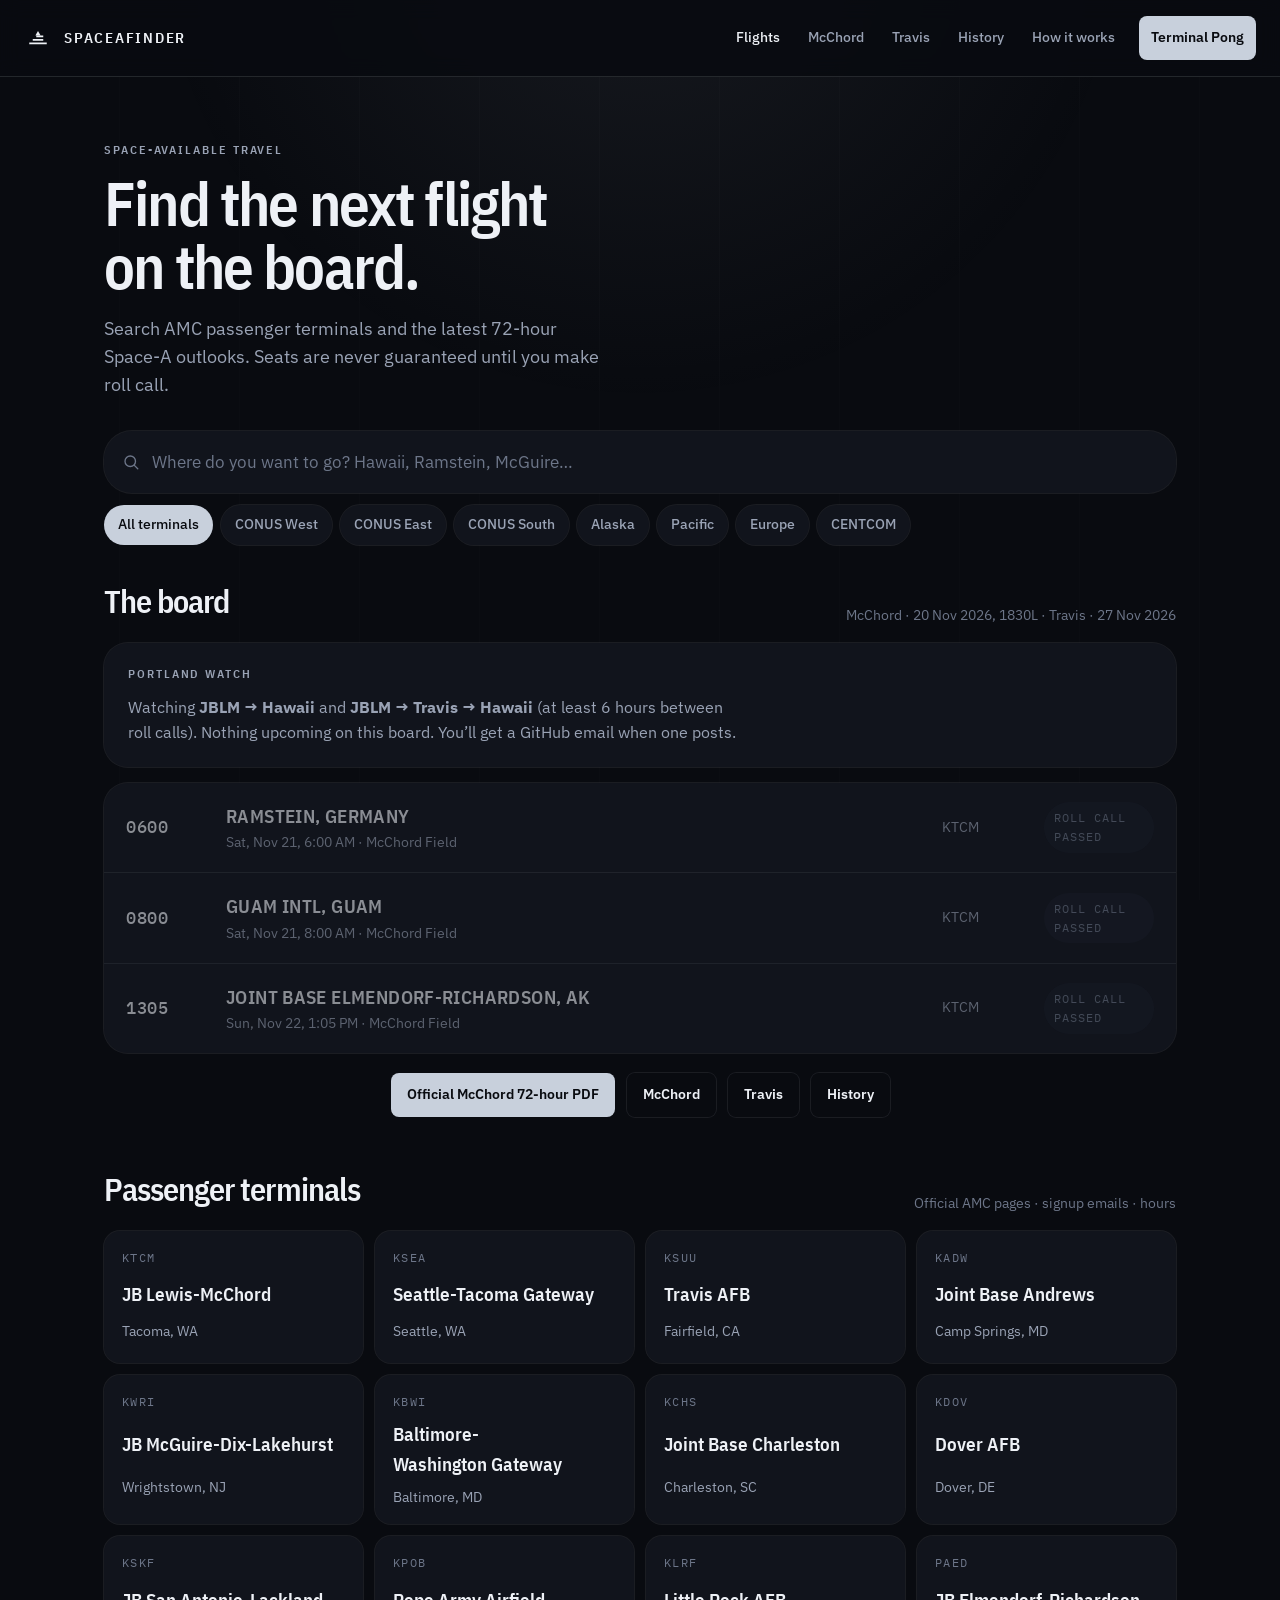
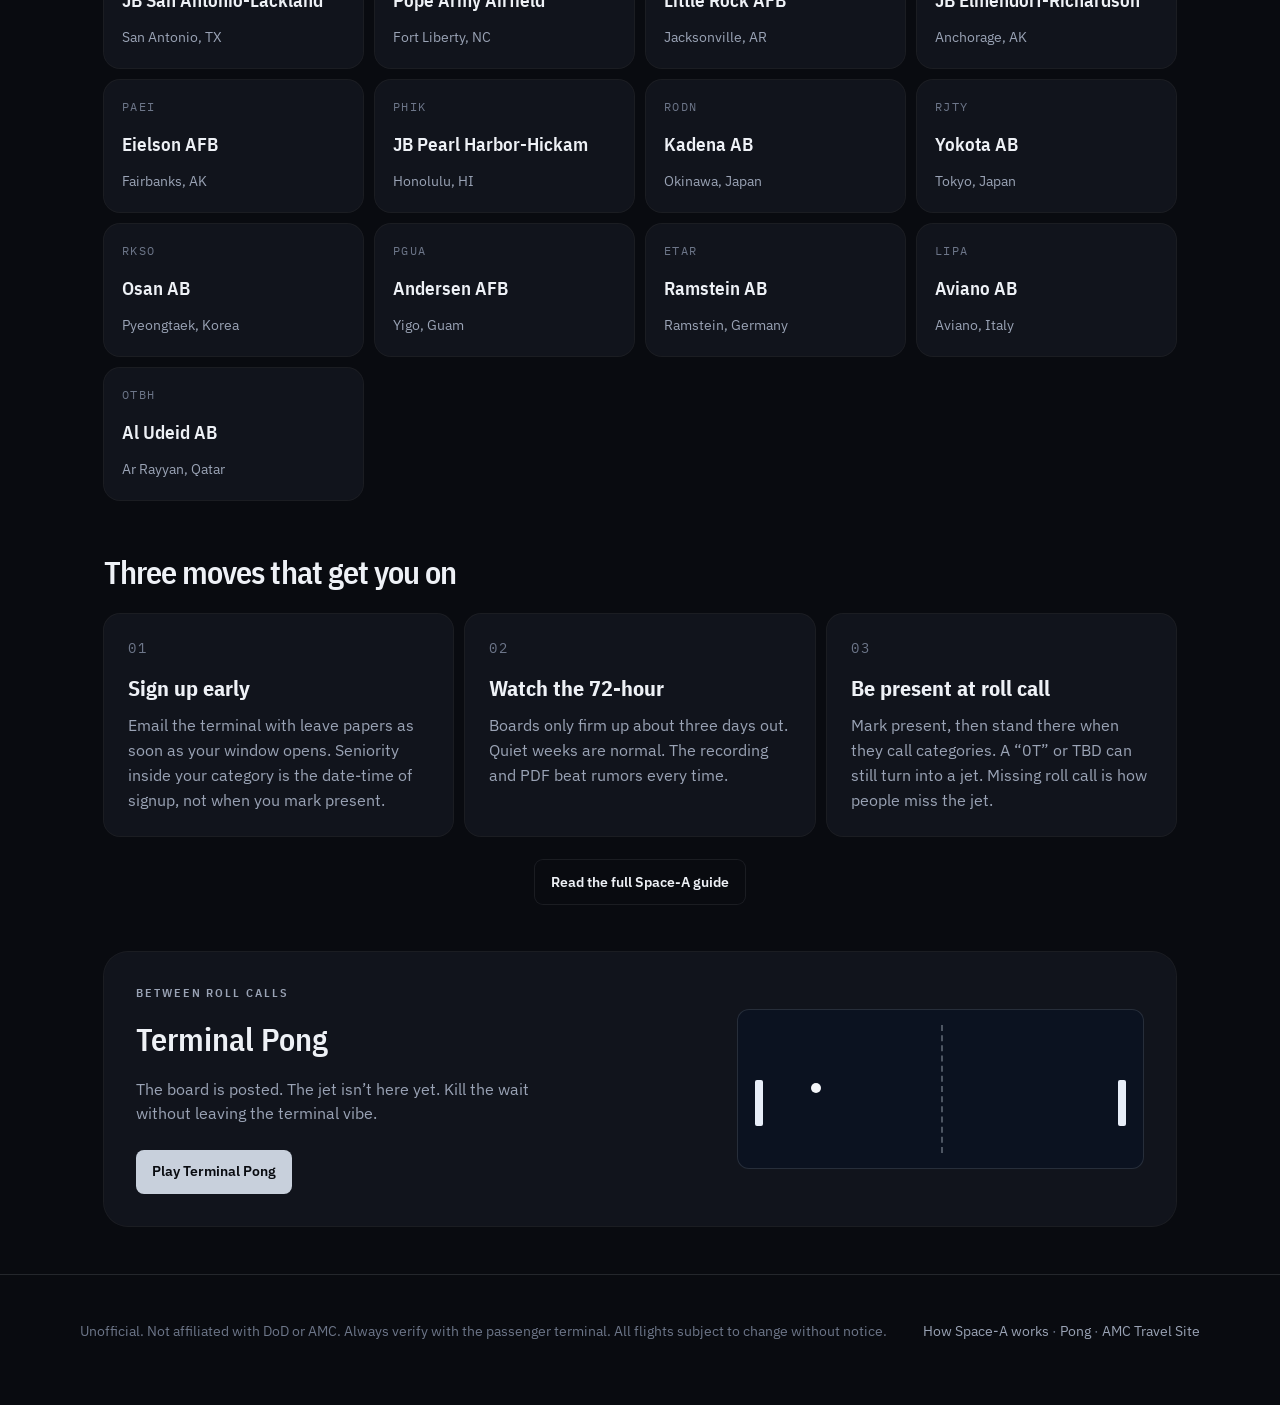
<file: index.html>
<!DOCTYPE html>
<html lang="en">
<head>
  <meta charset="UTF-8" />
  <meta name="viewport" content="width=device-width, initial-scale=1" />
  <title>SpaceAFinder — Find upcoming Space-A flights</title>
  <meta name="description" content="Find upcoming Space-Available military flights. Search terminals, read 72-hour outlooks, and get to roll call." />
  <meta name="theme-color" content="#090b10" />
  <link rel="icon" href="favicon.svg" type="image/svg+xml" />
  <link rel="preconnect" href="https://fonts.googleapis.com" />
  <link rel="preconnect" href="https://fonts.gstatic.com" crossorigin />
  <link href="https://fonts.googleapis.com/css2?family=IBM+Plex+Mono:wght@500&family=IBM+Plex+Sans+Condensed:wght@600&family=IBM+Plex+Sans:wght@400;500;600&display=swap" rel="stylesheet" />
  <link rel="stylesheet" href="css/site.css" />
  <meta property="og:title" content="SpaceAFinder — Find upcoming Space-A flights" />
  <meta property="og:description" content="Search terminals and 72-hour Space-A outlooks. Unofficial. Seats are never guaranteed." />
</head>
<body>
<div class="site-wrap">
  <header class="topbar">
    <a class="brand" href="index.html">
      <span class="brand-mark" aria-hidden="true">
        <svg viewBox="0 0 32 32"><path d="M6 22h20M10 18h12M14 14h8" stroke="currentColor" stroke-width="2" fill="none"/><path d="M16 8l3 5h-6z" fill="currentColor"/></svg>
      </span>
      <span class="brand-name">SpaceAFinder</span>
    </a>
    <nav class="nav" aria-label="Primary">
      <a class="active" href="index.html">Flights</a>
      <a href="jblm.html">McChord</a>
      <a href="travis.html">Travis</a>
      <a href="history.html">History</a>
      <a href="guide.html">How it works</a>
      <a class="pong-link" href="pong.html">Terminal Pong</a>
    </nav>
  </header>

  <section class="hero">
    <div class="kicker">Space-available travel</div>
    <h1>Find the next flight on the board.</h1>
    <p class="lede">Search AMC passenger terminals and the latest 72-hour Space-A outlooks. Seats are never guaranteed until you make roll call.</p>
    <div class="search-block">
      <label class="search-shell">
        <svg width="18" height="18" viewBox="0 0 24 24" fill="none" aria-hidden="true"><circle cx="11" cy="11" r="7" stroke="currentColor" stroke-width="1.8"/><path d="M16.5 16.5L21 21" stroke="currentColor" stroke-width="1.8" stroke-linecap="round"/></svg>
        <input id="q" type="search" placeholder="Where do you want to go? Hawaii, Ramstein, McGuire…" autocomplete="off" />
      </label>
      <div class="chips" id="chips" role="tablist" aria-label="Filter by theater"></div>
    </div>
  </section>

  <section class="section">
    <div class="section-head">
      <h2>The board</h2>
      <div class="meta" id="asof"></div>
    </div>
    <div class="watch-card" id="watch" hidden></div>
    <div class="board" id="board" style="margin-top:16px"></div>
    <div class="cta-row" style="margin-top:20px">
      <a class="btn btn-primary" href="https://www.amc.af.mil/Portals/12/AMC%20Tvl%20Pg/Passenger%20Terminals/AMC%20CONUS%20Terminals/Joint%20Base%20Lewis-McChord%20Passenger%20Terminal/TCM72hr.pdf">Official McChord 72-hour PDF</a>
      <a class="btn btn-ghost" href="jblm.html">McChord</a>
      <a class="btn btn-ghost" href="travis.html">Travis</a>
      <a class="btn btn-ghost" href="history.html">History</a>
    </div>
  </section>

  <section class="section">
    <div class="section-head">
      <h2>Passenger terminals</h2>
      <div class="meta">Official AMC pages · signup emails · hours</div>
    </div>
    <div class="terminal-grid" id="terminals"></div>
  </section>

  <section class="section">
    <div class="section-head">
      <h2>Three moves that get you on</h2>
    </div>
    <div class="steps">
      <article class="step">
        <div class="num">01</div>
        <h3>Sign up early</h3>
        <p>Email the terminal with leave papers as soon as your window opens. Seniority inside your category is the date-time of signup, not when you mark present.</p>
      </article>
      <article class="step">
        <div class="num">02</div>
        <h3>Watch the 72-hour</h3>
        <p>Boards only firm up about three days out. Quiet weeks are normal. The recording and PDF beat rumors every time.</p>
      </article>
      <article class="step">
        <div class="num">03</div>
        <h3>Be present at roll call</h3>
        <p>Mark present, then stand there when they call categories. A “0T” or TBD can still turn into a jet. Missing roll call is how people miss the jet.</p>
      </article>
    </div>
    <div class="cta-row">
      <a class="btn btn-ghost" href="guide.html">Read the full Space-A guide</a>
    </div>
  </section>

  <section class="section">
    <div class="pong-cta">
      <div>
        <div class="kicker">Between roll calls</div>
        <h2>Terminal Pong</h2>
        <p>The board is posted. The jet isn’t here yet. Kill the wait without leaving the terminal vibe.</p>
        <a class="btn btn-primary" href="pong.html">Play Terminal Pong</a>
      </div>
      <div class="court-mini" aria-hidden="true">
        <div class="net"></div>
        <div class="pad-l"></div>
        <div class="pad-r"></div>
        <div class="ball"></div>
      </div>
    </div>
  </section>

  <footer class="site-footer">
    <div class="inner">
      <p>Unofficial. Not affiliated with DoD or AMC. Always verify with the passenger terminal. All flights subject to change without notice.</p>
      <p><a href="guide.html">How Space-A works</a> · <a href="pong.html">Pong</a> · <a href="https://www.amc.af.mil/AMC-Travel-Site/">AMC Travel Site</a></p>
    </div>
  </footer>
</div>
<script src="js/data.js"></script>
<script src="js/app.js"></script>
</body>
</html>
</file>
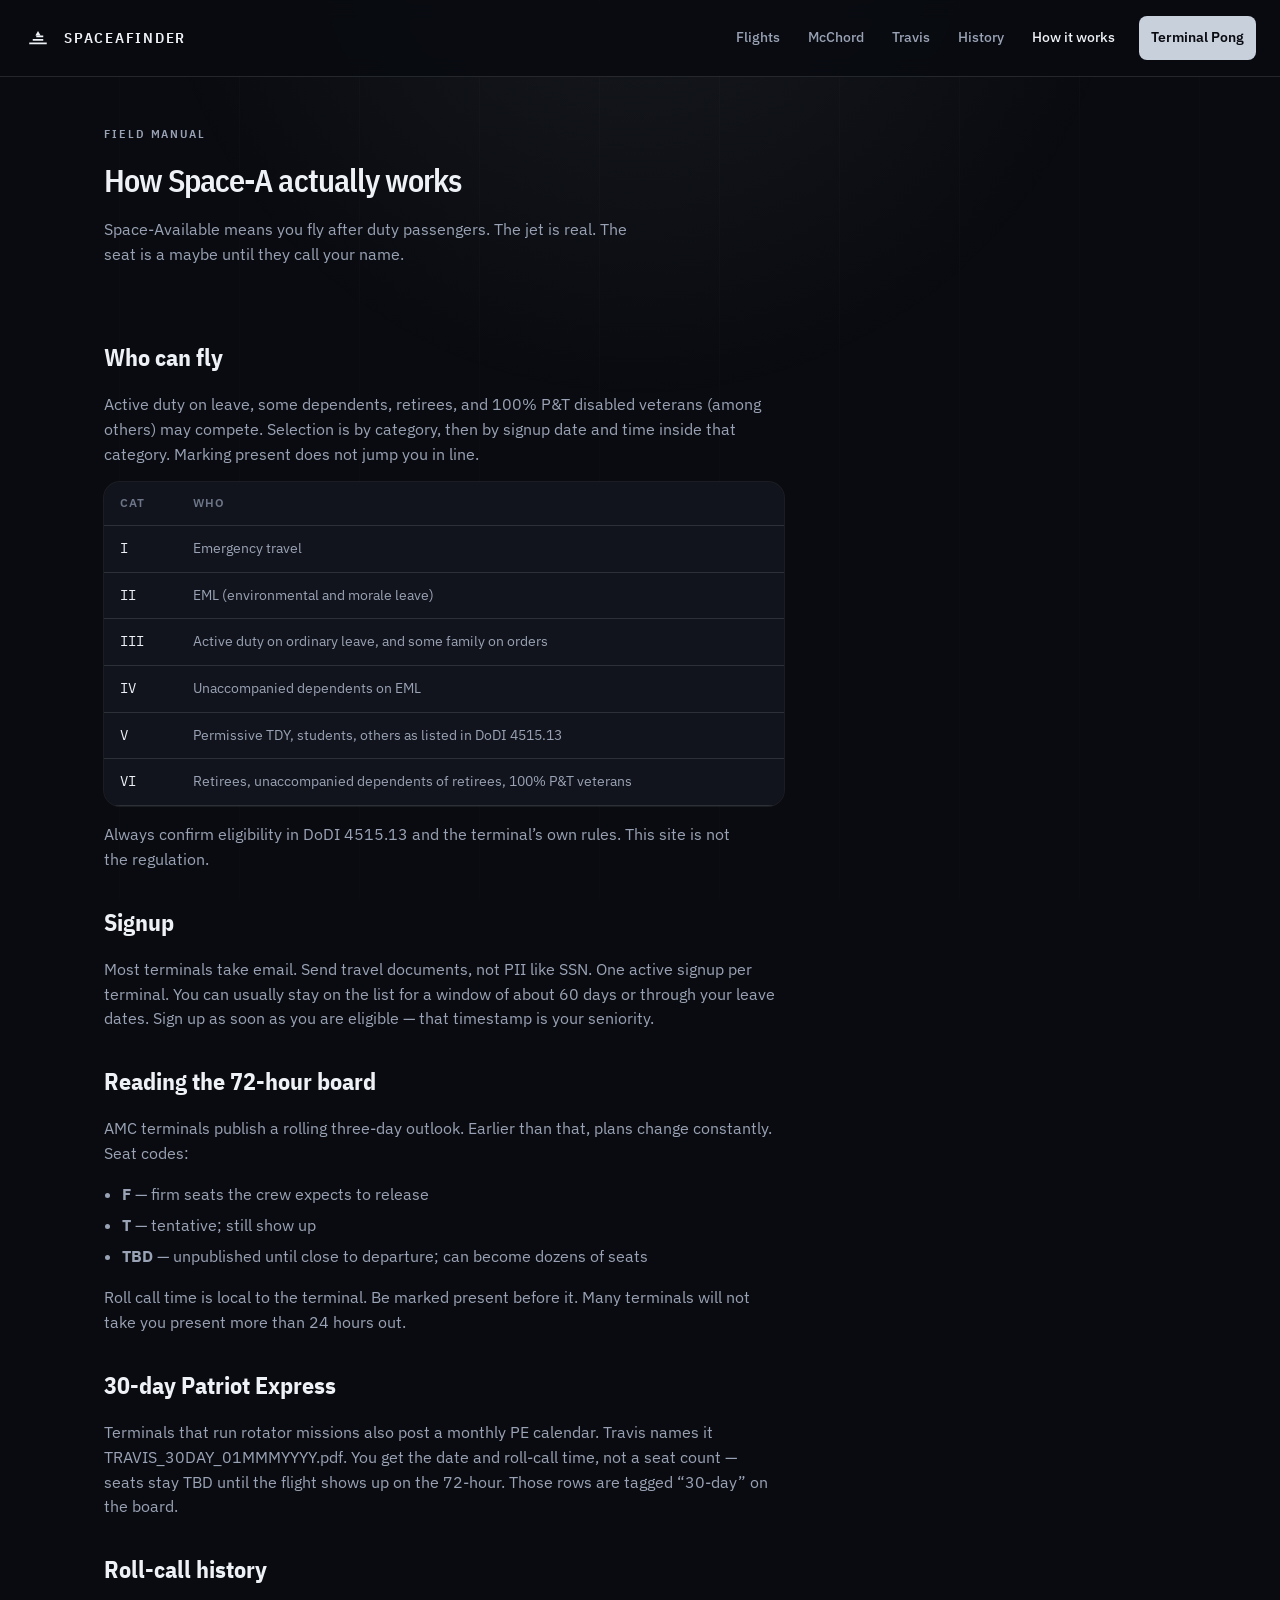
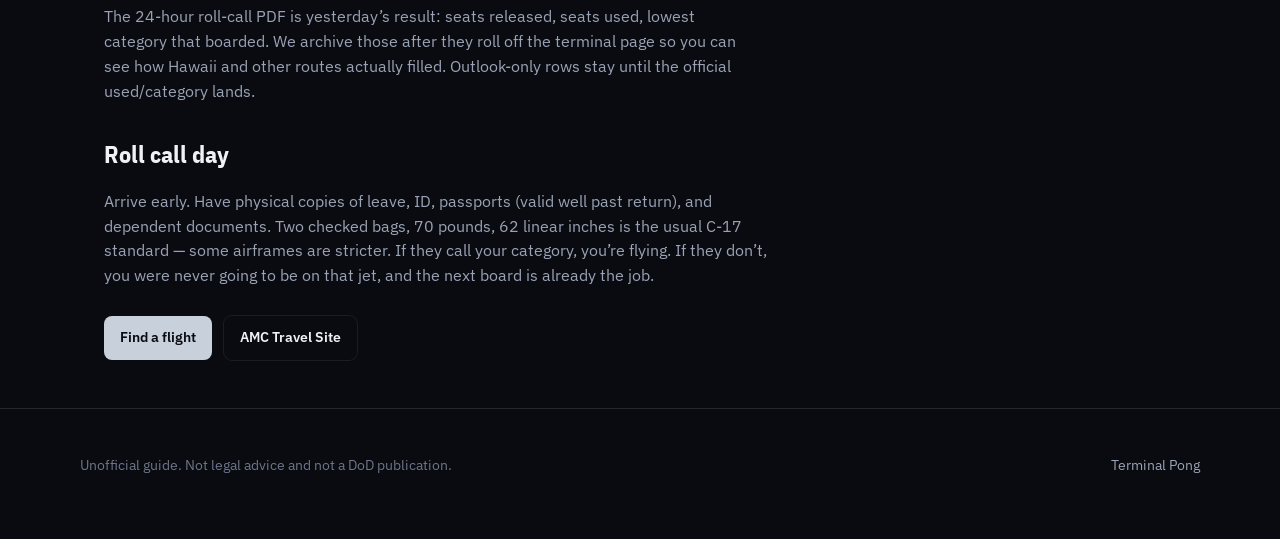
<file: guide.html>
<!DOCTYPE html>
<html lang="en">
<head>
  <meta charset="UTF-8" />
  <meta name="viewport" content="width=device-width, initial-scale=1" />
  <title>How Space-A travel works — SpaceAFinder</title>
  <meta name="description" content="A plain-language guide to Space-Available military flights: categories, signup, 72-hour boards, and roll call." />
  <meta name="theme-color" content="#090b10" />
  <link rel="icon" href="favicon.svg" type="image/svg+xml" />
  <link rel="preconnect" href="https://fonts.googleapis.com" />
  <link rel="preconnect" href="https://fonts.gstatic.com" crossorigin />
  <link href="https://fonts.googleapis.com/css2?family=IBM+Plex+Mono:wght@500&family=IBM+Plex+Sans+Condensed:wght@600&family=IBM+Plex+Sans:wght@400;500;600&display=swap" rel="stylesheet" />
  <link rel="stylesheet" href="css/site.css" />
</head>
<body>
<div class="site-wrap">
  <header class="topbar">
    <a class="brand" href="index.html">
      <span class="brand-mark" aria-hidden="true">
        <svg viewBox="0 0 32 32"><path d="M6 22h20M10 18h12M14 14h8" stroke="currentColor" stroke-width="2" fill="none"/><path d="M16 8l3 5h-6z" fill="currentColor"/></svg>
      </span>
      <span class="brand-name">SpaceAFinder</span>
    </a>
    <nav class="nav" aria-label="Primary">
      <a href="index.html">Flights</a>
      <a href="jblm.html">McChord</a>
      <a href="travis.html">Travis</a>
      <a href="history.html">History</a>
      <a class="active" href="guide.html">How it works</a>
      <a class="pong-link" href="pong.html">Terminal Pong</a>
    </nav>
  </header>

  <div class="page-hero">
    <div class="kicker">Field manual</div>
    <h1>How Space-A actually works</h1>
    <p class="lede" style="color:var(--fg-muted);max-width:54ch;margin-top:12px">Space-Available means you fly after duty passengers. The jet is real. The seat is a maybe until they call your name.</p>
  </div>

  <section class="section">
    <div class="prose">
      <h2>Who can fly</h2>
      <p>Active duty on leave, some dependents, retirees, and 100% P&T disabled veterans (among others) may compete. Selection is by category, then by signup date and time inside that category. Marking present does not jump you in line.</p>
      <table class="cat-table">
        <thead><tr><th>Cat</th><th>Who</th></tr></thead>
        <tbody>
          <tr><td>I</td><td>Emergency travel</td></tr>
          <tr><td>II</td><td>EML (environmental and morale leave)</td></tr>
          <tr><td>III</td><td>Active duty on ordinary leave, and some family on orders</td></tr>
          <tr><td>IV</td><td>Unaccompanied dependents on EML</td></tr>
          <tr><td>V</td><td>Permissive TDY, students, others as listed in DoDI 4515.13</td></tr>
          <tr><td>VI</td><td>Retirees, unaccompanied dependents of retirees, 100% P&T veterans</td></tr>
        </tbody>
      </table>
      <p>Always confirm eligibility in DoDI 4515.13 and the terminal’s own rules. This site is not the regulation.</p>

      <h2>Signup</h2>
      <p>Most terminals take email. Send travel documents, not PII like SSN. One active signup per terminal. You can usually stay on the list for a window of about 60 days or through your leave dates. Sign up as soon as you are eligible — that timestamp is your seniority.</p>

      <h2>Reading the 72-hour board</h2>
      <p>AMC terminals publish a rolling three-day outlook. Earlier than that, plans change constantly. Seat codes:</p>
      <ul>
        <li><strong>F</strong> — firm seats the crew expects to release</li>
        <li><strong>T</strong> — tentative; still show up</li>
        <li><strong>TBD</strong> — unpublished until close to departure; can become dozens of seats</li>
      </ul>
      <p>Roll call time is local to the terminal. Be marked present before it. Many terminals will not take you present more than 24 hours out.</p>

      <h2>30-day Patriot Express</h2>
      <p>Terminals that run rotator missions also post a monthly PE calendar. Travis names it <span class="tabular">TRAVIS_30DAY_01MMMYYYY.pdf</span>. You get the date and roll-call time, not a seat count — seats stay TBD until the flight shows up on the 72-hour. Those rows are tagged “30-day” on the board.</p>

      <h2>Roll-call history</h2>
      <p>The 24-hour roll-call PDF is yesterday’s result: seats released, seats used, lowest category that boarded. We archive those after they roll off the terminal page so you can see how Hawaii and other routes actually filled. Outlook-only rows stay until the official used/category lands.</p>

      <h2>Roll call day</h2>
      <p>Arrive early. Have physical copies of leave, ID, passports (valid well past return), and dependent documents. Two checked bags, 70 pounds, 62 linear inches is the usual C-17 standard — some airframes are stricter. If they call your category, you’re flying. If they don’t, you were never going to be on that jet, and the next board is already the job.</p>
    </div>
    <div class="cta-row" style="justify-content:flex-start;margin-top:28px">
      <a class="btn btn-primary" href="index.html">Find a flight</a>
      <a class="btn btn-ghost" href="https://www.amc.af.mil/AMC-Travel-Site/">AMC Travel Site</a>
    </div>
  </section>

  <footer class="site-footer">
    <div class="inner">
      <p>Unofficial guide. Not legal advice and not a DoD publication.</p>
      <p><a href="pong.html">Terminal Pong</a></p>
    </div>
  </footer>
</div>
</body>
</html>
</file>
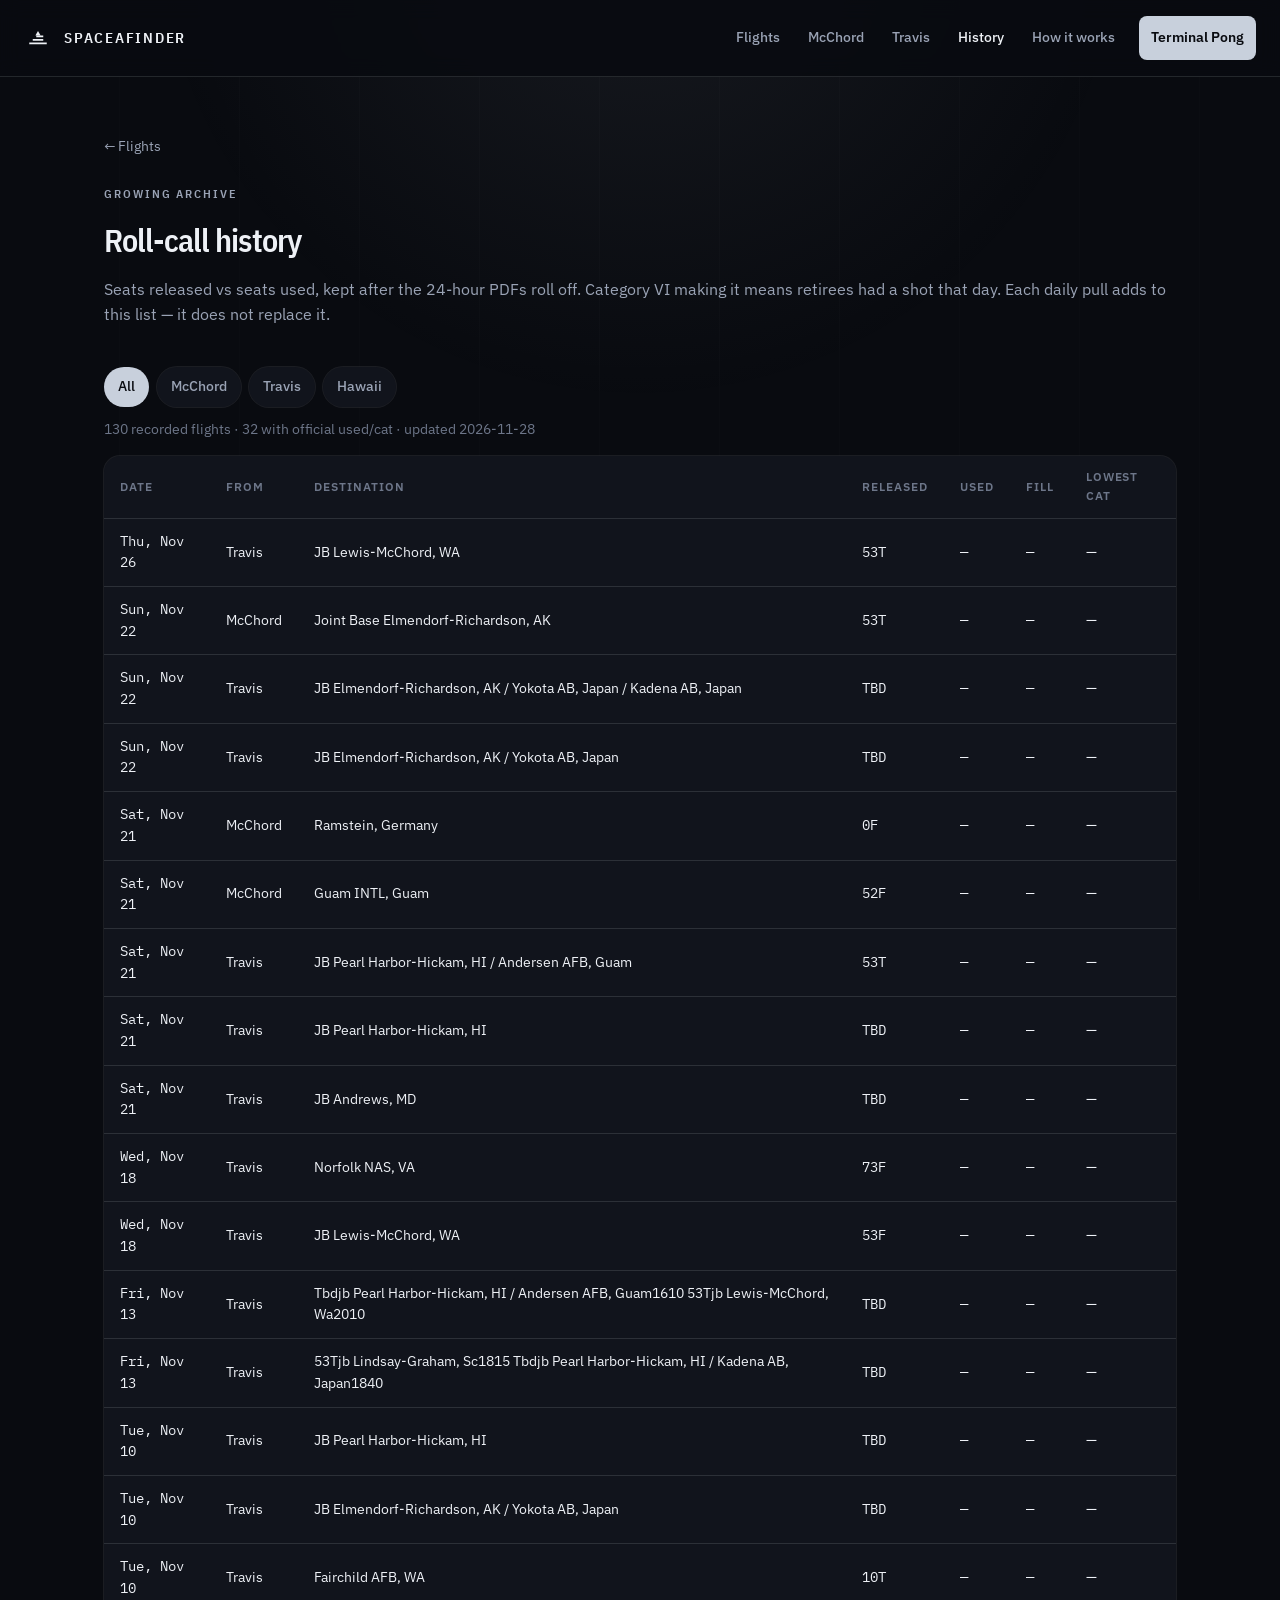
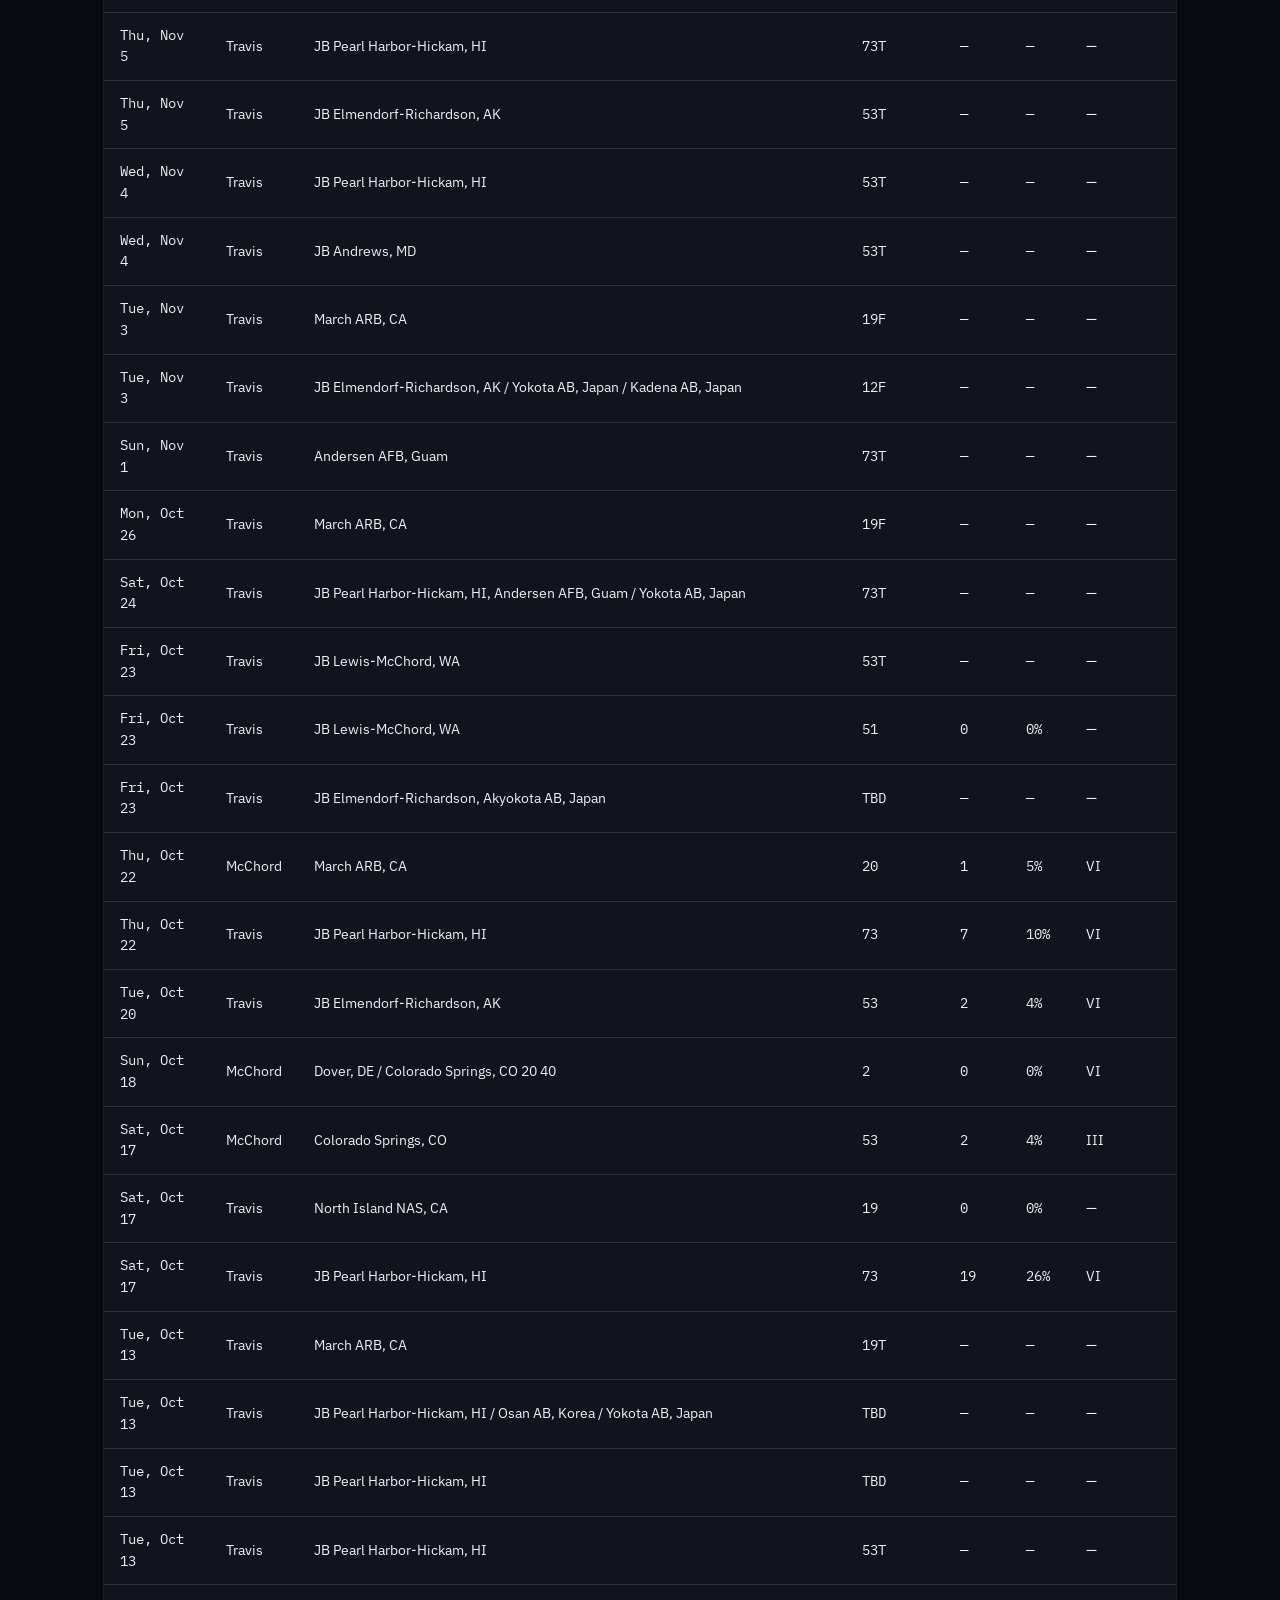
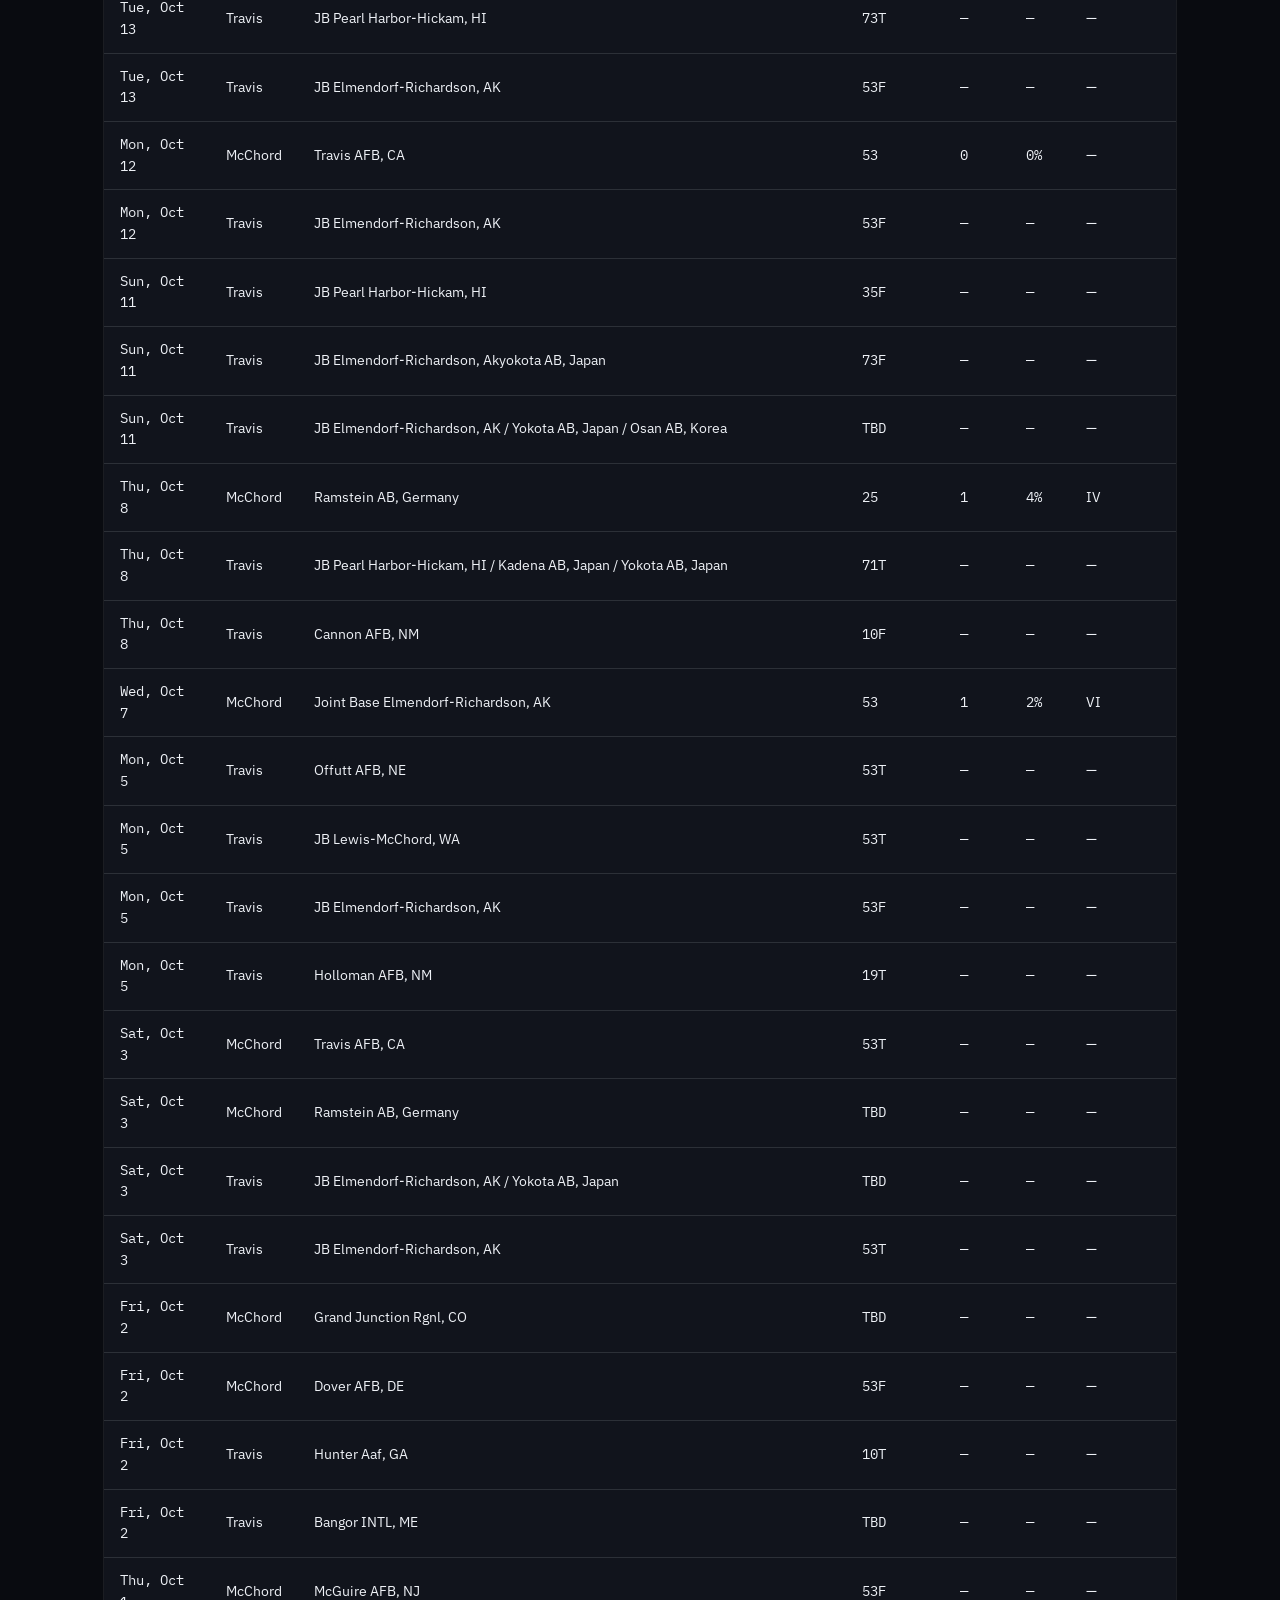
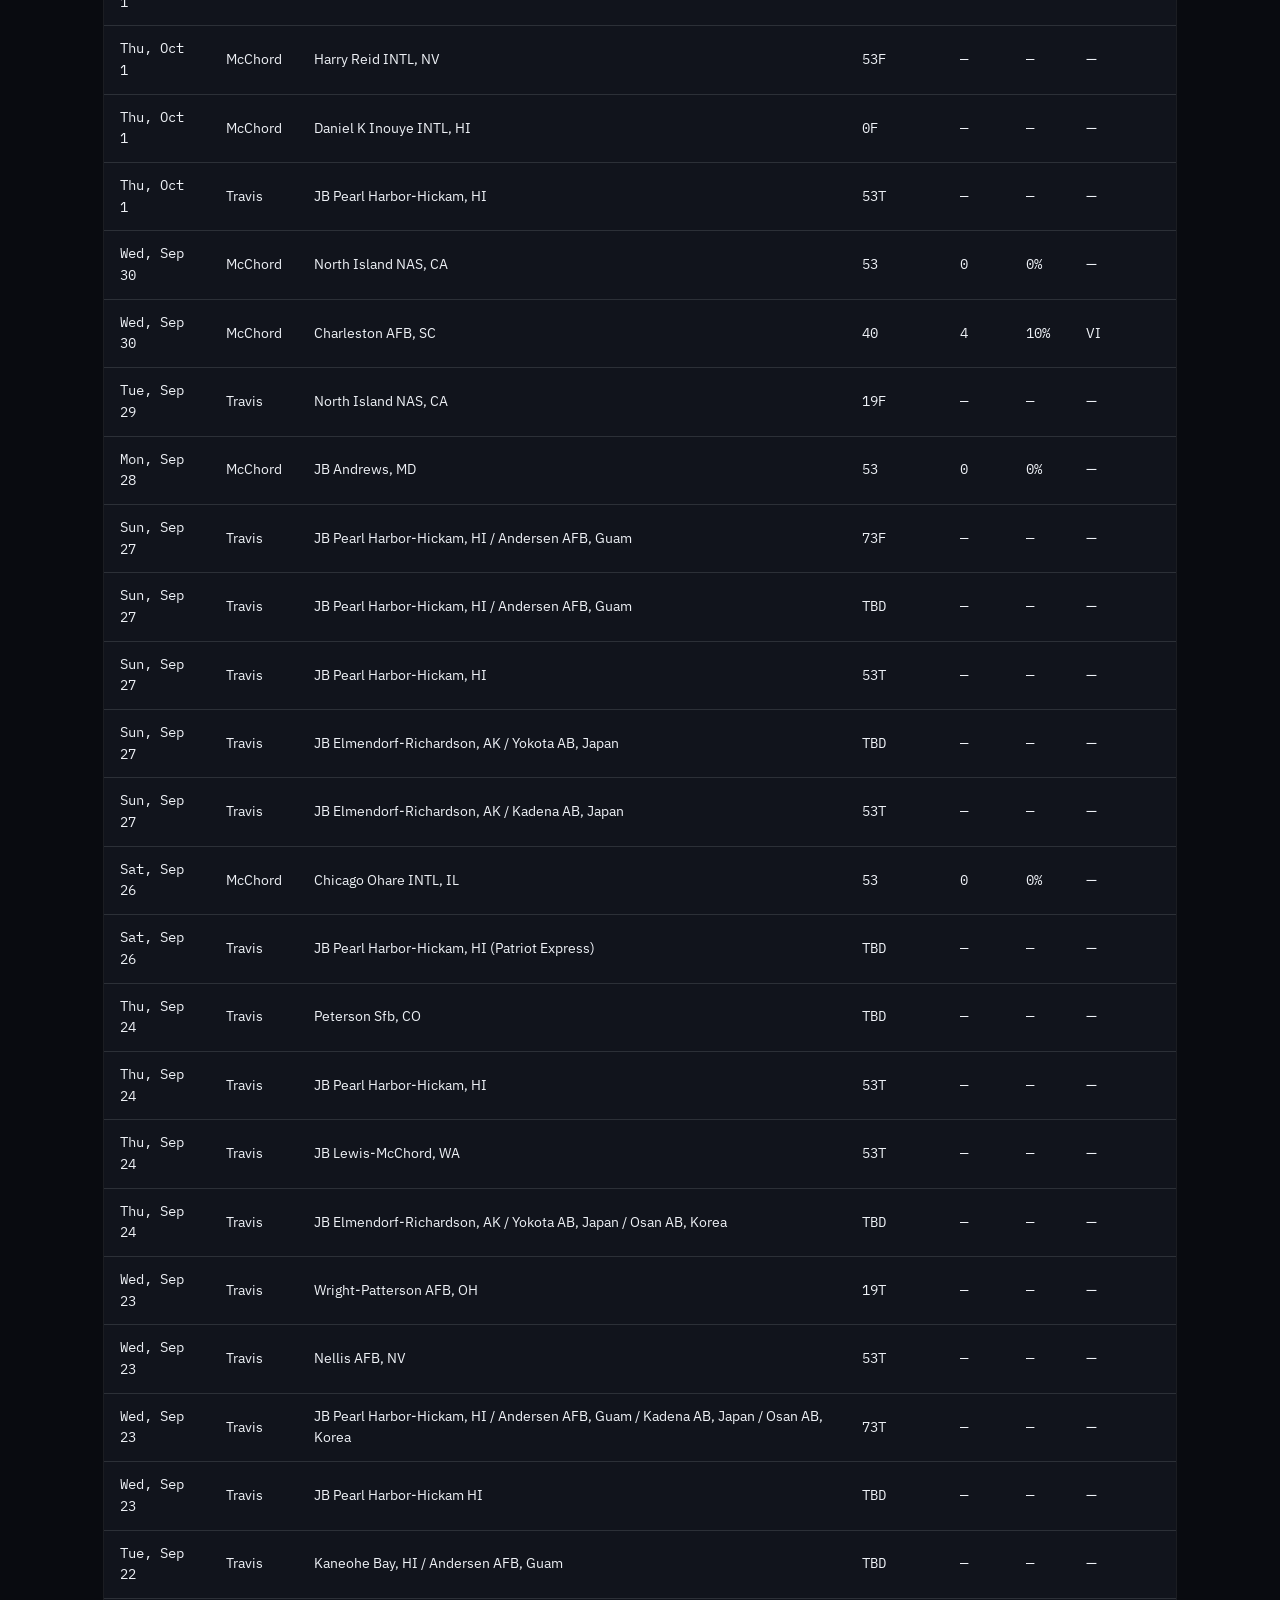
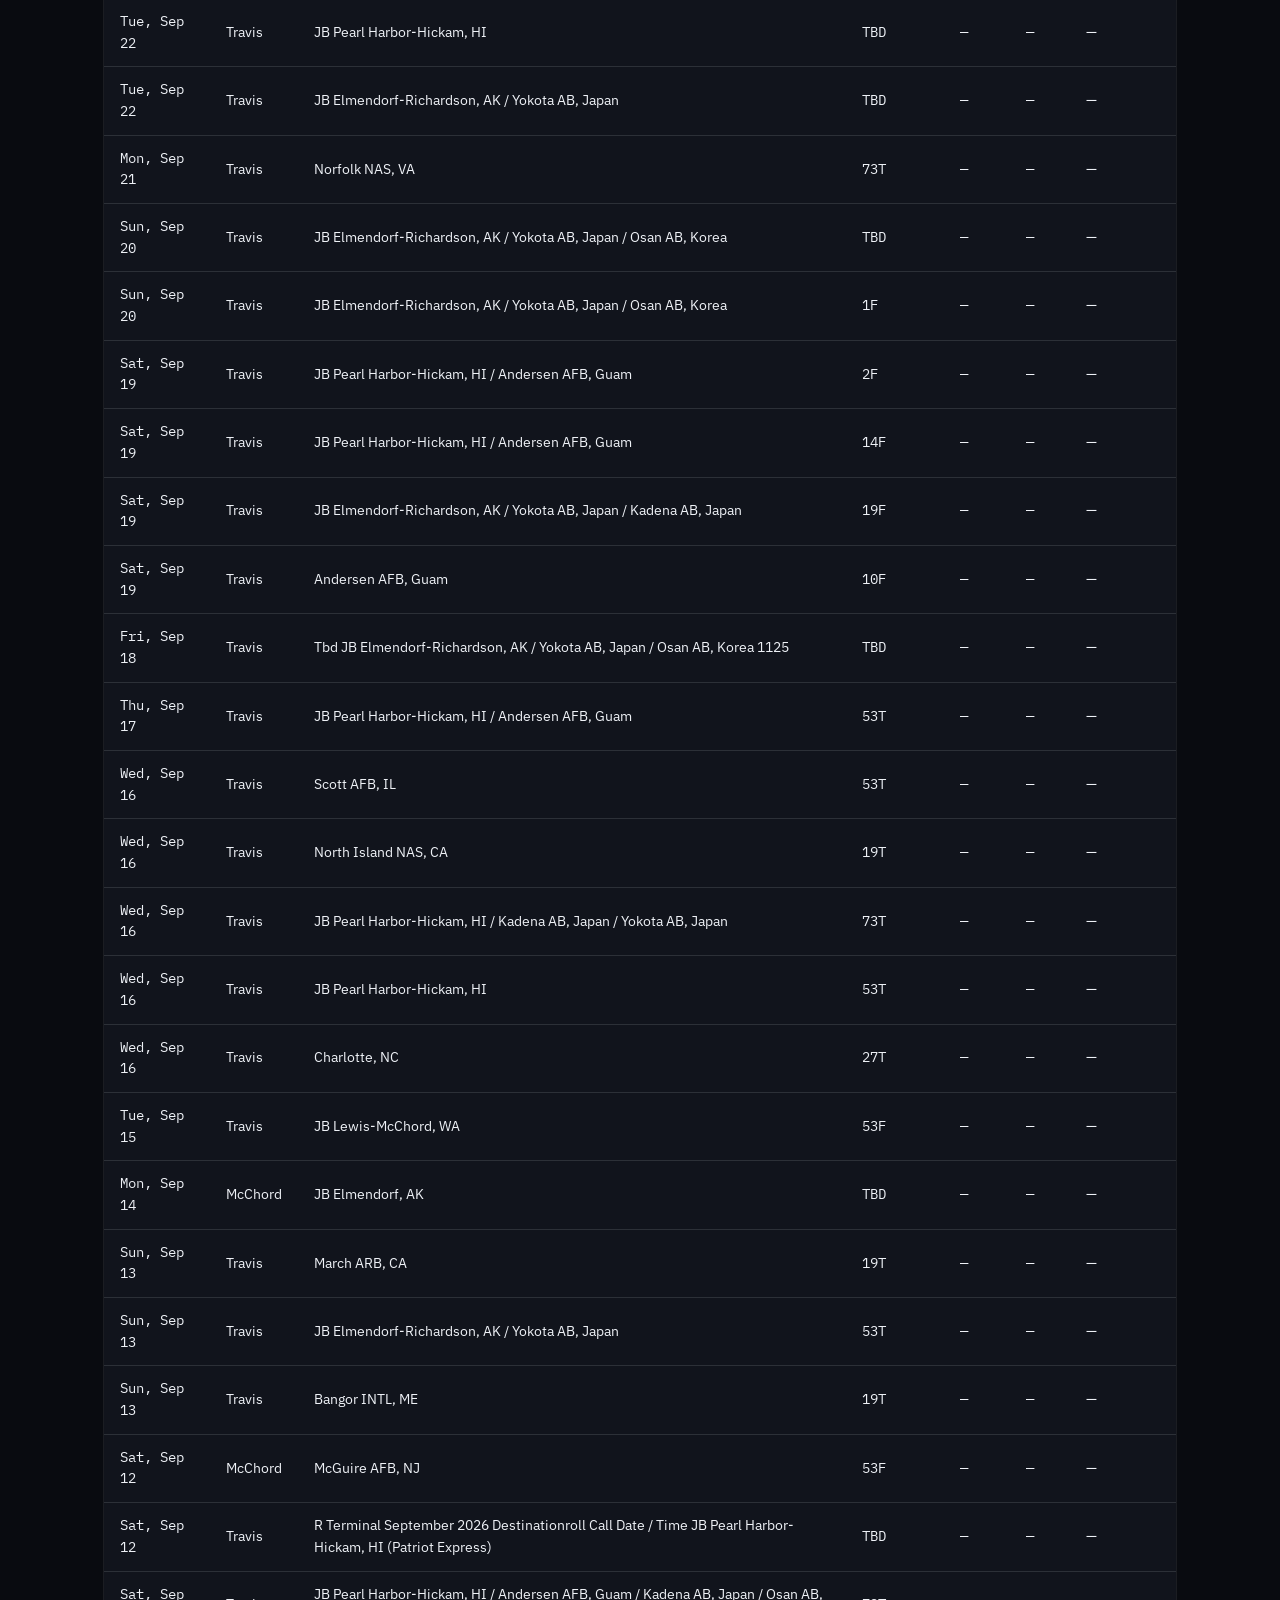
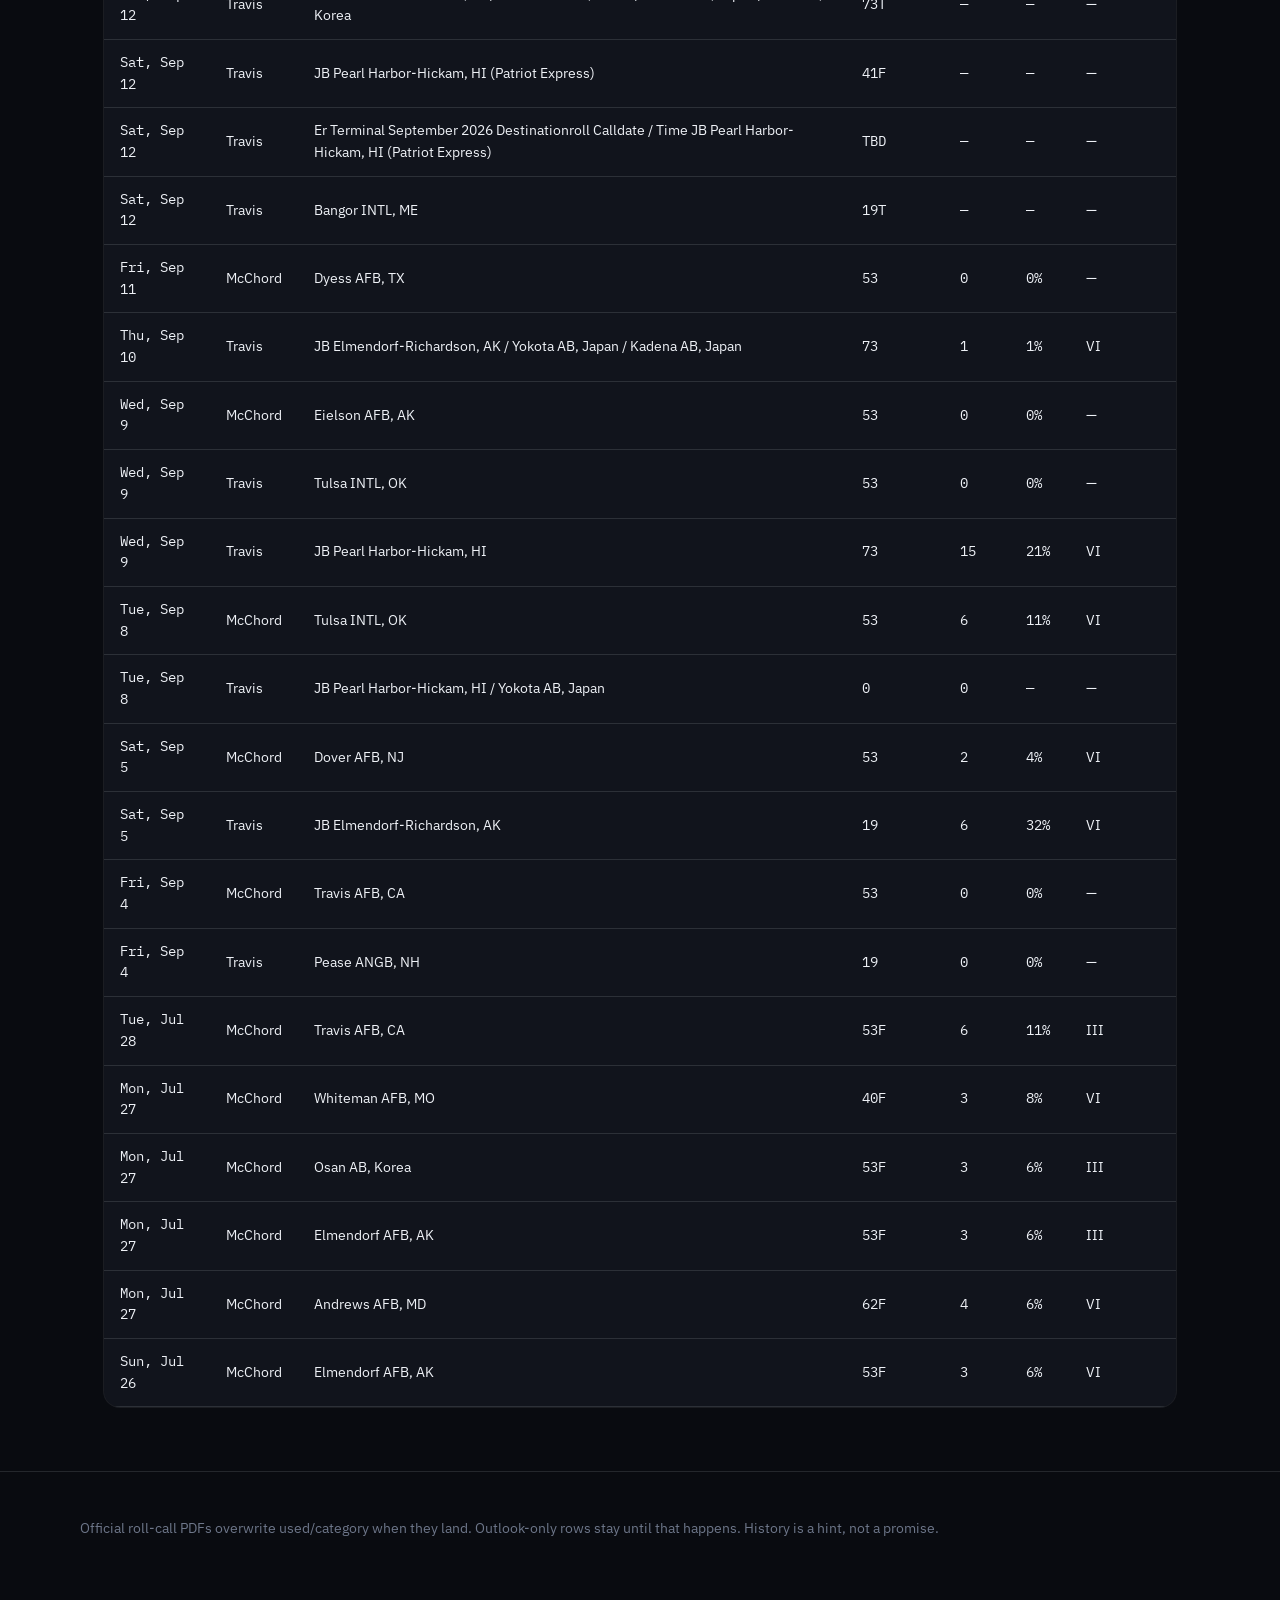
<file: history.html>
<!DOCTYPE html>
<html lang="en">
<head>
  <meta charset="UTF-8" />
  <meta name="viewport" content="width=device-width, initial-scale=1" />
  <title>Roll-call history — SpaceAFinder</title>
  <meta name="description" content="Historical Space-A roll calls from McChord and Travis: destinations, seats released, seats used, and lowest category boarded." />
  <meta name="theme-color" content="#090b10" />
  <link rel="icon" href="favicon.svg" type="image/svg+xml" />
  <link rel="preconnect" href="https://fonts.googleapis.com" />
  <link rel="preconnect" href="https://fonts.gstatic.com" crossorigin />
  <link href="https://fonts.googleapis.com/css2?family=IBM+Plex+Mono:wght@500&family=IBM+Plex+Sans+Condensed:wght@600&family=IBM+Plex+Sans:wght@400;500;600&display=swap" rel="stylesheet" />
  <link rel="stylesheet" href="css/site.css" />
</head>
<body>
<div class="site-wrap">
  <header class="topbar">
    <a class="brand" href="index.html">
      <span class="brand-mark" aria-hidden="true">
        <svg viewBox="0 0 32 32"><path d="M6 22h20M10 18h12M14 14h8" stroke="currentColor" stroke-width="2" fill="none"/><path d="M16 8l3 5h-6z" fill="currentColor"/></svg>
      </span>
      <span class="brand-name">SpaceAFinder</span>
    </a>
    <nav class="nav" aria-label="Primary">
      <a href="index.html">Flights</a>
      <a href="jblm.html">McChord</a>
      <a href="travis.html">Travis</a>
      <a class="active" href="history.html">History</a>
      <a href="guide.html">How it works</a>
      <a class="pong-link" href="pong.html">Terminal Pong</a>
    </nav>
  </header>

  <div class="page-hero">
    <a class="crumb" href="index.html">← Flights</a>
    <div class="kicker">Growing archive</div>
    <h1>Roll-call history</h1>
    <p class="lede" style="color:var(--fg-muted);margin-top:12px">Seats released vs seats used, kept after the 24-hour PDFs roll off. Category VI making it means retirees had a shot that day. Each daily pull adds to this list — it does not replace it.</p>
  </div>

  <section class="section">
    <div class="chips" id="hchips">
      <button type="button" class="chip active" data-origin="all">All</button>
      <button type="button" class="chip" data-origin="tcm">McChord</button>
      <button type="button" class="chip" data-origin="suu">Travis</button>
      <button type="button" class="chip" data-origin="hawaii">Hawaii</button>
    </div>
    <div class="meta" id="hasof" style="margin:12px 0"></div>
    <table class="cat-table">
      <thead>
        <tr><th>Date</th><th>From</th><th>Destination</th><th>Released</th><th>Used</th><th>Fill</th><th>Lowest cat</th></tr>
      </thead>
      <tbody id="hbody"></tbody>
    </table>
  </section>

  <footer class="site-footer">
    <div class="inner">
      <p>Official roll-call PDFs overwrite used/category when they land. Outlook-only rows stay until that happens. History is a hint, not a promise.</p>
    </div>
  </footer>
</div>
<script>
fetch("js/history.json", { cache: "no-store" })
  .then((r) => r.json())
  .then((data) => {
    const names = { tcm: "McChord", suu: "Travis" };
    const HI = /hawaii|hickam|honolulu|pearl harbor/;
    const body = document.getElementById("hbody");
    const asof = document.getElementById("hasof");
    let origin = "all";
    const rows = data.rows || [];
    const roll = rows.filter((r) => r.source === "rollcall").length;
    asof.textContent = rows.length + " recorded flights · " + roll + " with official used/cat" +
      (data.updatedAt ? " · updated " + data.updatedAt.slice(0, 10) : "");
    function prettyDate(iso) {
      const [y, m, d] = (iso || "").split("-").map(Number);
      if (!y) return iso || "";
      return new Date(Date.UTC(y, m - 1, d)).toLocaleDateString("en-US", {
        weekday: "short", month: "short", day: "numeric", timeZone: "UTC"
      });
    }
    function fillOf(r) {
      const rel = parseInt(String(r.released || "").replace(/[^\d]/g, ""), 10);
      const used = parseInt(String(r.used || ""), 10);
      if (!rel || Number.isNaN(used)) return "—";
      return Math.round((used / rel) * 100) + "%";
    }
    function paint() {
      const show = rows.filter((r) => {
        if (origin === "all") return true;
        if (origin === "hawaii") return HI.test((r.dest || "").toLowerCase());
        return r.origin === origin;
      });
      body.innerHTML = show.map((r) =>
        `<tr>
          <td>${prettyDate(r.date)}</td>
          <td>${names[r.origin] || r.origin}</td>
          <td>${r.dest}</td>
          <td class="num">${r.released || "—"}</td>
          <td class="num">${r.used || "—"}</td>
          <td class="num">${fillOf(r)}</td>
          <td>${r.cat || "—"}</td>
        </tr>`
      ).join("") || `<tr><td colspan="7">No history for that filter yet.</td></tr>`;
    }
    document.getElementById("hchips").addEventListener("click", (e) => {
      const btn = e.target.closest("[data-origin]");
      if (!btn) return;
      origin = btn.getAttribute("data-origin");
      document.querySelectorAll("#hchips .chip").forEach((c) => c.classList.toggle("active", c === btn));
      paint();
    });
    paint();
  })
  .catch(() => {
    document.getElementById("hbody").innerHTML = "<tr><td colspan='7'>History file not loaded.</td></tr>";
  });
</script>
</body>
</html>
</file>
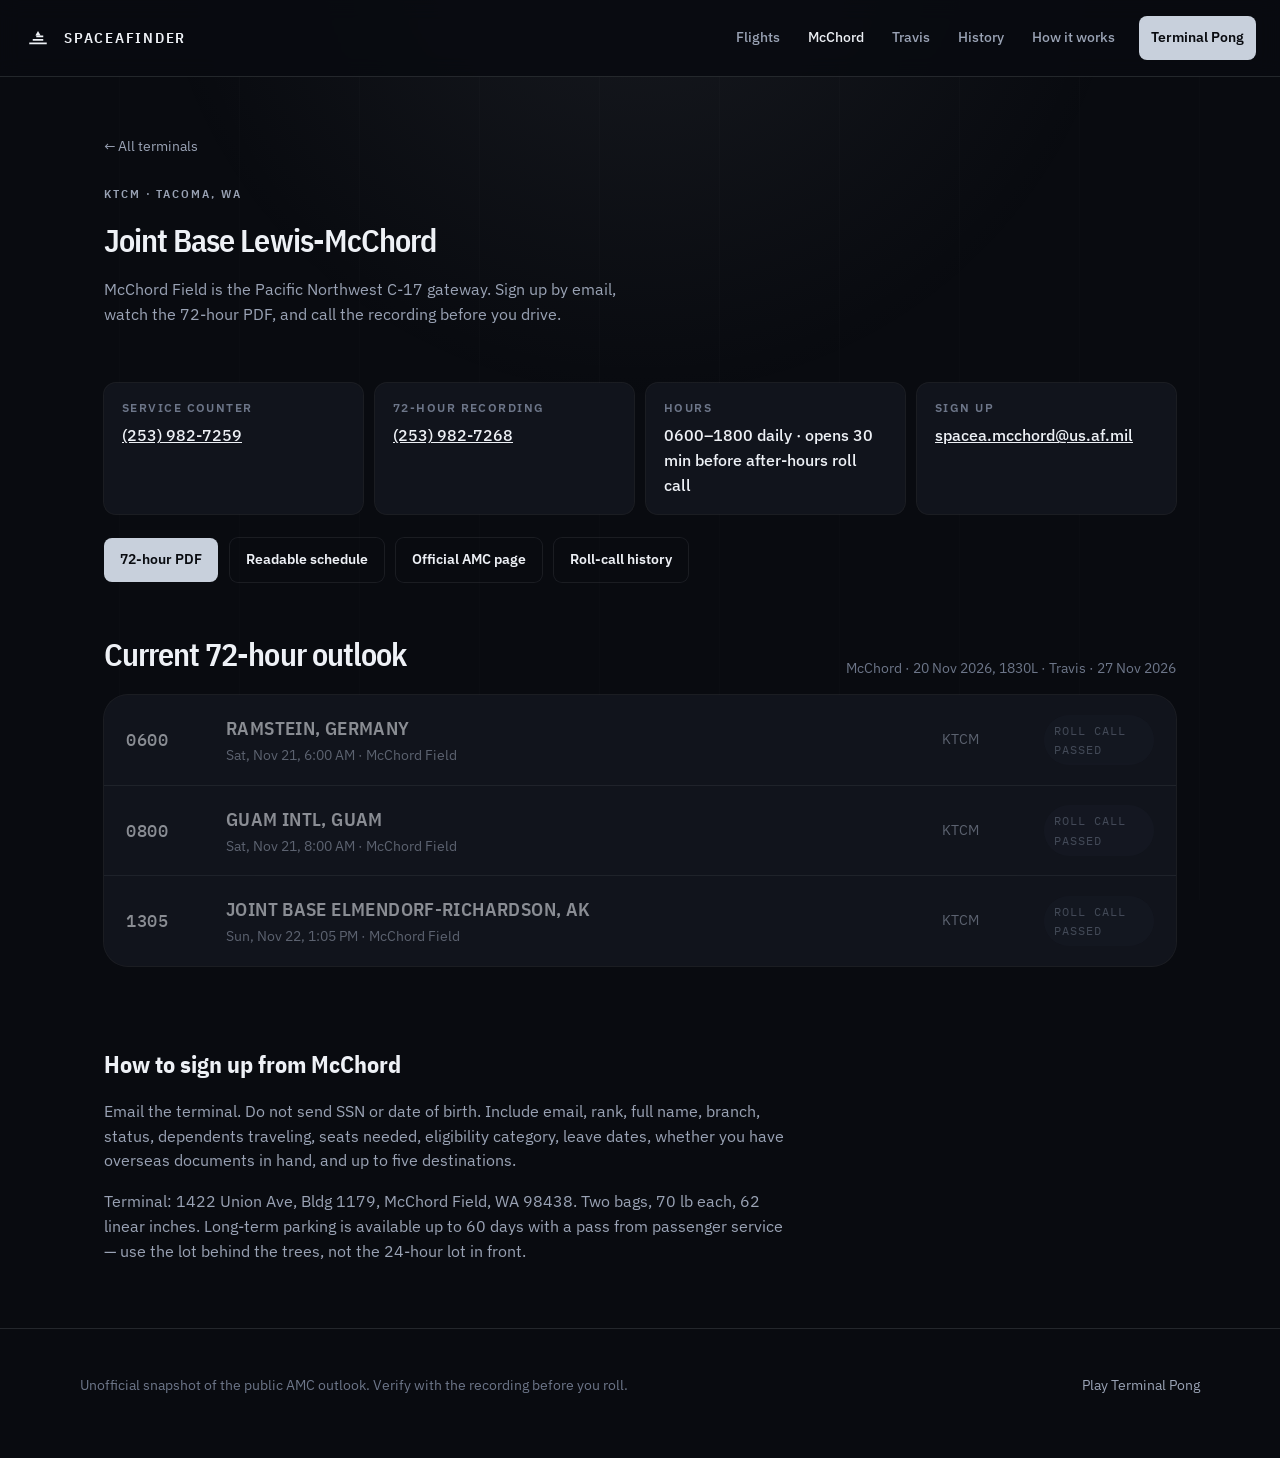
<file: jblm.html>
<!DOCTYPE html>
<html lang="en">
<head>
  <meta charset="UTF-8" />
  <meta name="viewport" content="width=device-width, initial-scale=1" />
  <title>JB Lewis-McChord Space-A — SpaceAFinder</title>
  <meta name="description" content="McChord Field passenger terminal: 72-hour Space-A outlook, signup, hours, and roll-call recording." />
  <meta name="theme-color" content="#090b10" />
  <link rel="icon" href="favicon.svg" type="image/svg+xml" />
  <link rel="preconnect" href="https://fonts.googleapis.com" />
  <link rel="preconnect" href="https://fonts.gstatic.com" crossorigin />
  <link href="https://fonts.googleapis.com/css2?family=IBM+Plex+Mono:wght@500&family=IBM+Plex+Sans+Condensed:wght@600&family=IBM+Plex+Sans:wght@400;500;600&display=swap" rel="stylesheet" />
  <link rel="stylesheet" href="css/site.css" />
</head>
<body>
<div class="site-wrap">
  <header class="topbar">
    <a class="brand" href="index.html">
      <span class="brand-mark" aria-hidden="true">
        <svg viewBox="0 0 32 32"><path d="M6 22h20M10 18h12M14 14h8" stroke="currentColor" stroke-width="2" fill="none"/><path d="M16 8l3 5h-6z" fill="currentColor"/></svg>
      </span>
      <span class="brand-name">SpaceAFinder</span>
    </a>
    <nav class="nav" aria-label="Primary">
      <a href="index.html">Flights</a>
      <a class="active" href="jblm.html">McChord</a>
      <a href="travis.html">Travis</a>
      <a href="history.html">History</a>
      <a href="guide.html">How it works</a>
      <a class="pong-link" href="pong.html">Terminal Pong</a>
    </nav>
  </header>

  <div class="page-hero">
    <a class="crumb" href="index.html">← All terminals</a>
    <div class="kicker">KTCM · Tacoma, WA</div>
    <h1>Joint Base Lewis-McChord</h1>
    <p class="lede" style="color:var(--fg-muted);max-width:52ch;margin-top:12px">McChord Field is the Pacific Northwest C-17 gateway. Sign up by email, watch the 72-hour PDF, and call the recording before you drive.</p>
  </div>

  <section class="section">
    <dl class="info-grid">
      <div class="stat"><dt>Service counter</dt><dd><a href="tel:+12539827259">(253) 982-7259</a></dd></div>
      <div class="stat"><dt>72-hour recording</dt><dd><a href="tel:+12539827268">(253) 982-7268</a></dd></div>
      <div class="stat"><dt>Hours</dt><dd>0600–1800 daily · opens 30 min before after-hours roll call</dd></div>
      <div class="stat"><dt>Sign up</dt><dd><a href="mailto:spacea.mcchord@us.af.mil">spacea.mcchord@us.af.mil</a></dd></div>
    </dl>
    <div class="cta-row" style="justify-content:flex-start">
      <a class="btn btn-primary" href="https://www.amc.af.mil/Portals/12/AMC%20Tvl%20Pg/Passenger%20Terminals/AMC%20CONUS%20Terminals/Joint%20Base%20Lewis-McChord%20Passenger%20Terminal/TCM72hr.pdf">72-hour PDF</a>
      <a class="btn btn-ghost" href="schedule.html">Readable schedule</a>
      <a class="btn btn-ghost" href="https://www.amc.af.mil/AMC-Travel-Site/Terminals/CONUS-Terminals/Joint-Base-Lewis-McChord-Passenger-Terminal/">Official AMC page</a>
      <a class="btn btn-ghost" href="history.html">Roll-call history</a>
    </div>
  </section>

  <section class="section">
    <div class="section-head">
      <h2>Current 72-hour outlook</h2>
      <div class="meta" id="asof"></div>
    </div>
    <div class="board" id="board" data-origin="tcm"></div>
  </section>

  <section class="section">
    <div class="prose">
      <h2>How to sign up from McChord</h2>
      <p>Email the terminal. Do not send SSN or date of birth. Include email, rank, full name, branch, status, dependents traveling, seats needed, eligibility category, leave dates, whether you have overseas documents in hand, and up to five destinations.</p>
      <p>Terminal: 1422 Union Ave, Bldg 1179, McChord Field, WA 98438. Two bags, 70 lb each, 62 linear inches. Long-term parking is available up to 60 days with a pass from passenger service — use the lot behind the trees, not the 24-hour lot in front.</p>
    </div>
  </section>

  <footer class="site-footer">
    <div class="inner">
      <p>Unofficial snapshot of the public AMC outlook. Verify with the recording before you roll.</p>
      <p><a href="pong.html">Play Terminal Pong</a></p>
    </div>
  </footer>
</div>
<script src="js/data.js"></script>
<script src="js/app.js"></script>
</body>
</html>
</file>
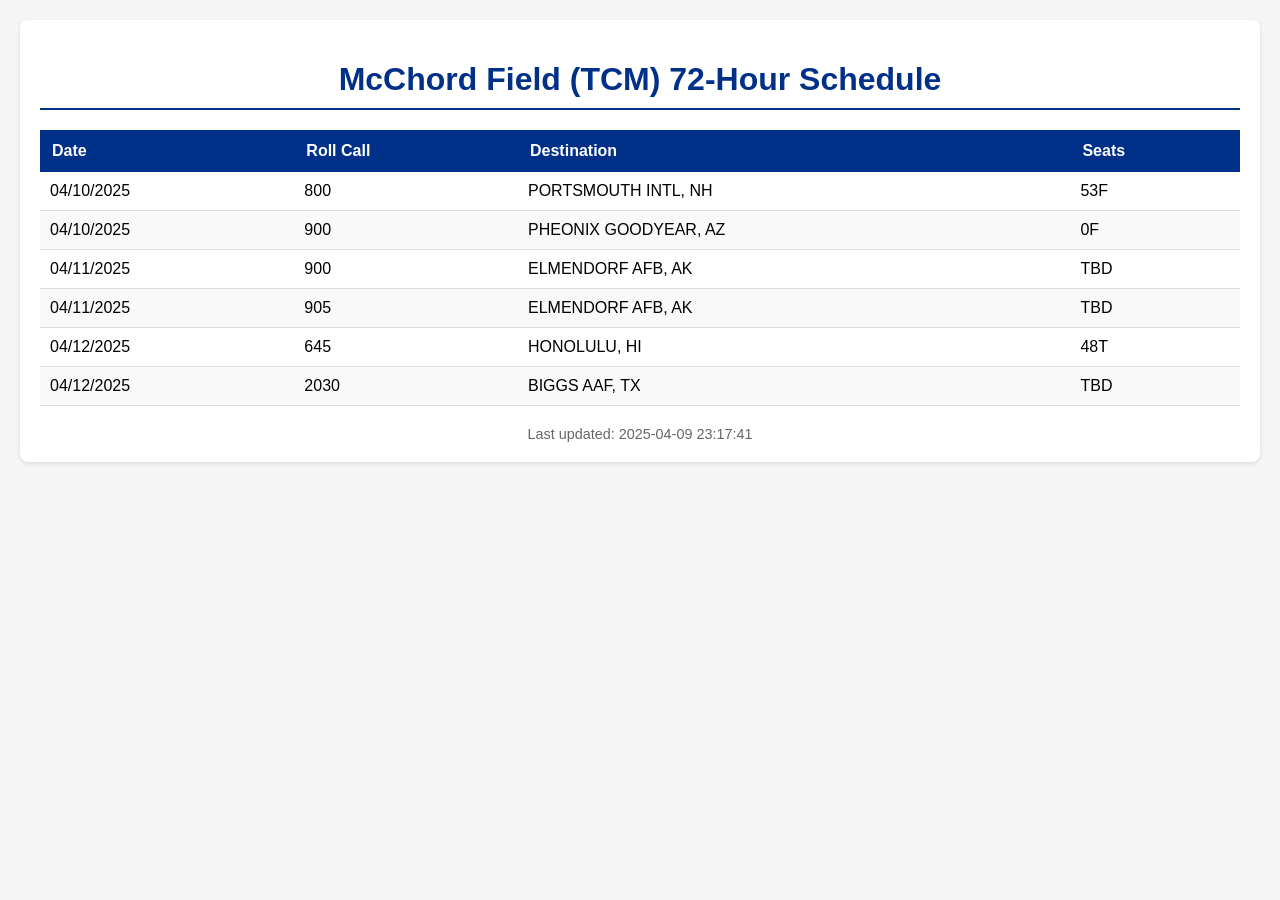
<file: McChord_Field_(TCM)_72hr_20250409_231716.html>
<!DOCTYPE html>
    <html>
    <head>
        <title>McChord Field (TCM) 72-Hour Schedule</title>
        <style>
            body {
                font-family: Arial, sans-serif;
                margin: 20px;
                background-color: #f5f5f5;
            }
            .container {
                max-width: 1200px;
                margin: 0 auto;
                background-color: white;
                padding: 20px;
                border-radius: 8px;
                box-shadow: 0 2px 4px rgba(0, 0, 0, 0.1);
            }
            h1 {
                color: #003087;
                text-align: center;
                padding-bottom: 10px;
                border-bottom: 2px solid #003087;
                margin-bottom: 20px;
            }
            table {
                width: 100%;
                border-collapse: collapse;
                margin-top: 20px;
            }
            th {
                background-color: #003087;
                color: white;
                padding: 12px;
                text-align: left;
            }
            td {
                padding: 10px;
                border-bottom: 1px solid #ddd;
            }
            tr:nth-child(even) {
                background-color: #f9f9f9;
            }
            tr:hover {
                background-color: #f0f0f0;
            }
            .timestamp {
                text-align: center;
                color: #666;
                font-size: 0.9em;
                margin-top: 20px;
            }
        </style>
    </head>
    <body>
        <div class="container">
            <h1>McChord Field (TCM) 72-Hour Schedule</h1>
            <table class="dataframe table">
  <thead>
    <tr style="text-align: right;">
      <th>Date</th>
      <th>Roll Call</th>
      <th>Destination</th>
      <th>Seats</th>
    </tr>
  </thead>
  <tbody>
    <tr>
      <td>04/10/2025</td>
      <td>800</td>
      <td>PORTSMOUTH INTL, NH</td>
      <td>53F</td>
    </tr>
    <tr>
      <td>04/10/2025</td>
      <td>900</td>
      <td>PHEONIX GOODYEAR, AZ</td>
      <td>0F</td>
    </tr>
    <tr>
      <td>04/11/2025</td>
      <td>900</td>
      <td>ELMENDORF AFB, AK</td>
      <td>TBD</td>
    </tr>
    <tr>
      <td>04/11/2025</td>
      <td>905</td>
      <td>ELMENDORF AFB, AK</td>
      <td>TBD</td>
    </tr>
    <tr>
      <td>04/12/2025</td>
      <td>645</td>
      <td>HONOLULU, HI</td>
      <td>48T</td>
    </tr>
    <tr>
      <td>04/12/2025</td>
      <td>2030</td>
      <td>BIGGS AAF, TX</td>
      <td>TBD</td>
    </tr>
  </tbody>
</table>
            <div class="timestamp">Last updated: 2025-04-09 23:17:41</div>
        </div>
    </body>
    </html>
</file>
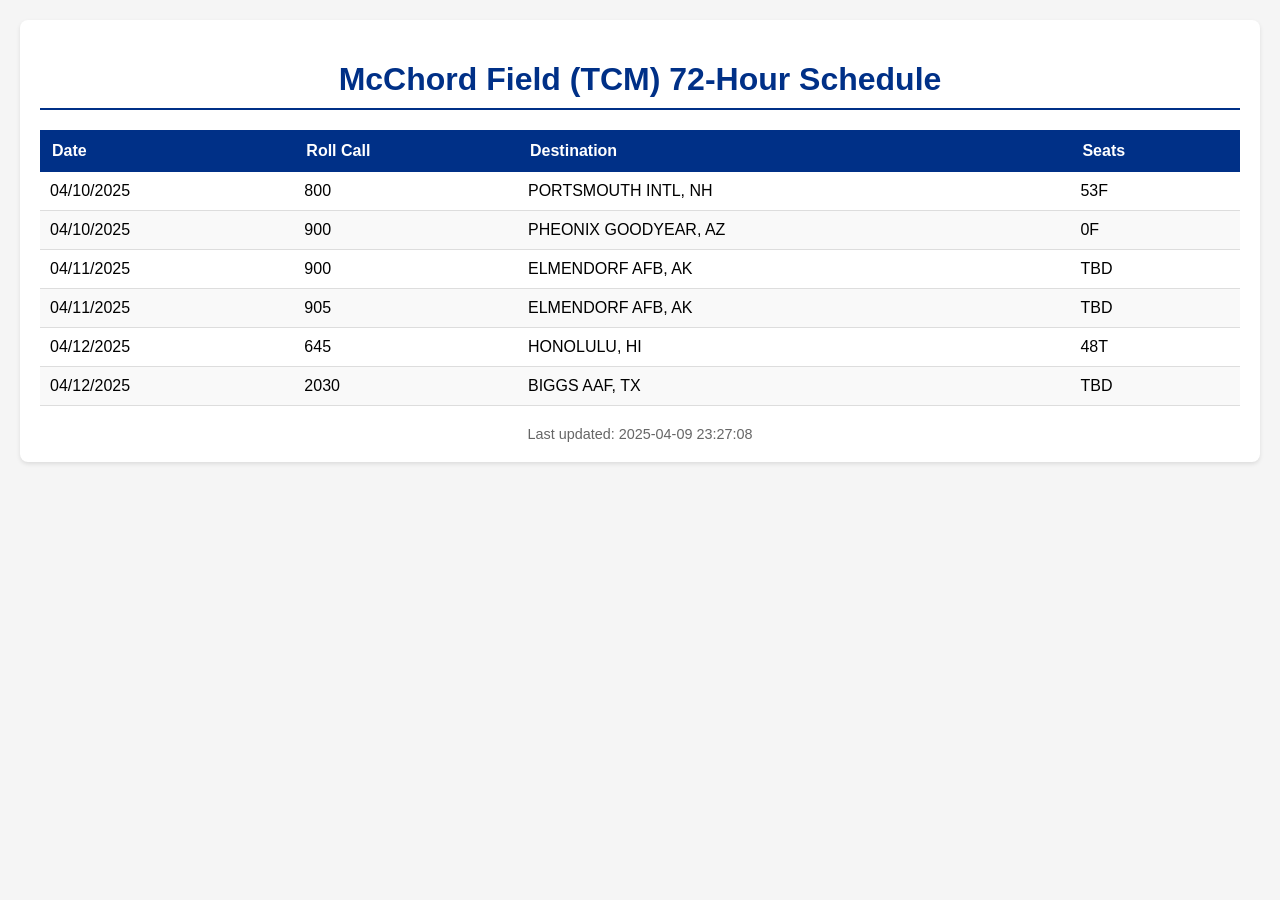
<file: McChord_Field_(TCM)_72hr_20250409_232643.html>
<!DOCTYPE html>
    <html>
    <head>
        <title>McChord Field (TCM) 72-Hour Schedule</title>
        <style>
            body {
                font-family: Arial, sans-serif;
                margin: 20px;
                background-color: #f5f5f5;
            }
            .container {
                max-width: 1200px;
                margin: 0 auto;
                background-color: white;
                padding: 20px;
                border-radius: 8px;
                box-shadow: 0 2px 4px rgba(0, 0, 0, 0.1);
            }
            h1 {
                color: #003087;
                text-align: center;
                padding-bottom: 10px;
                border-bottom: 2px solid #003087;
                margin-bottom: 20px;
            }
            table {
                width: 100%;
                border-collapse: collapse;
                margin-top: 20px;
            }
            th {
                background-color: #003087;
                color: white;
                padding: 12px;
                text-align: left;
            }
            td {
                padding: 10px;
                border-bottom: 1px solid #ddd;
            }
            tr:nth-child(even) {
                background-color: #f9f9f9;
            }
            tr:hover {
                background-color: #f0f0f0;
            }
            .timestamp {
                text-align: center;
                color: #666;
                font-size: 0.9em;
                margin-top: 20px;
            }
        </style>
    </head>
    <body>
        <div class="container">
            <h1>McChord Field (TCM) 72-Hour Schedule</h1>
            <table class="dataframe table">
  <thead>
    <tr style="text-align: right;">
      <th>Date</th>
      <th>Roll Call</th>
      <th>Destination</th>
      <th>Seats</th>
    </tr>
  </thead>
  <tbody>
    <tr>
      <td>04/10/2025</td>
      <td>800</td>
      <td>PORTSMOUTH INTL, NH</td>
      <td>53F</td>
    </tr>
    <tr>
      <td>04/10/2025</td>
      <td>900</td>
      <td>PHEONIX GOODYEAR, AZ</td>
      <td>0F</td>
    </tr>
    <tr>
      <td>04/11/2025</td>
      <td>900</td>
      <td>ELMENDORF AFB, AK</td>
      <td>TBD</td>
    </tr>
    <tr>
      <td>04/11/2025</td>
      <td>905</td>
      <td>ELMENDORF AFB, AK</td>
      <td>TBD</td>
    </tr>
    <tr>
      <td>04/12/2025</td>
      <td>645</td>
      <td>HONOLULU, HI</td>
      <td>48T</td>
    </tr>
    <tr>
      <td>04/12/2025</td>
      <td>2030</td>
      <td>BIGGS AAF, TX</td>
      <td>TBD</td>
    </tr>
  </tbody>
</table>
            <div class="timestamp">Last updated: 2025-04-09 23:27:08</div>
        </div>
    </body>
    </html>
</file>
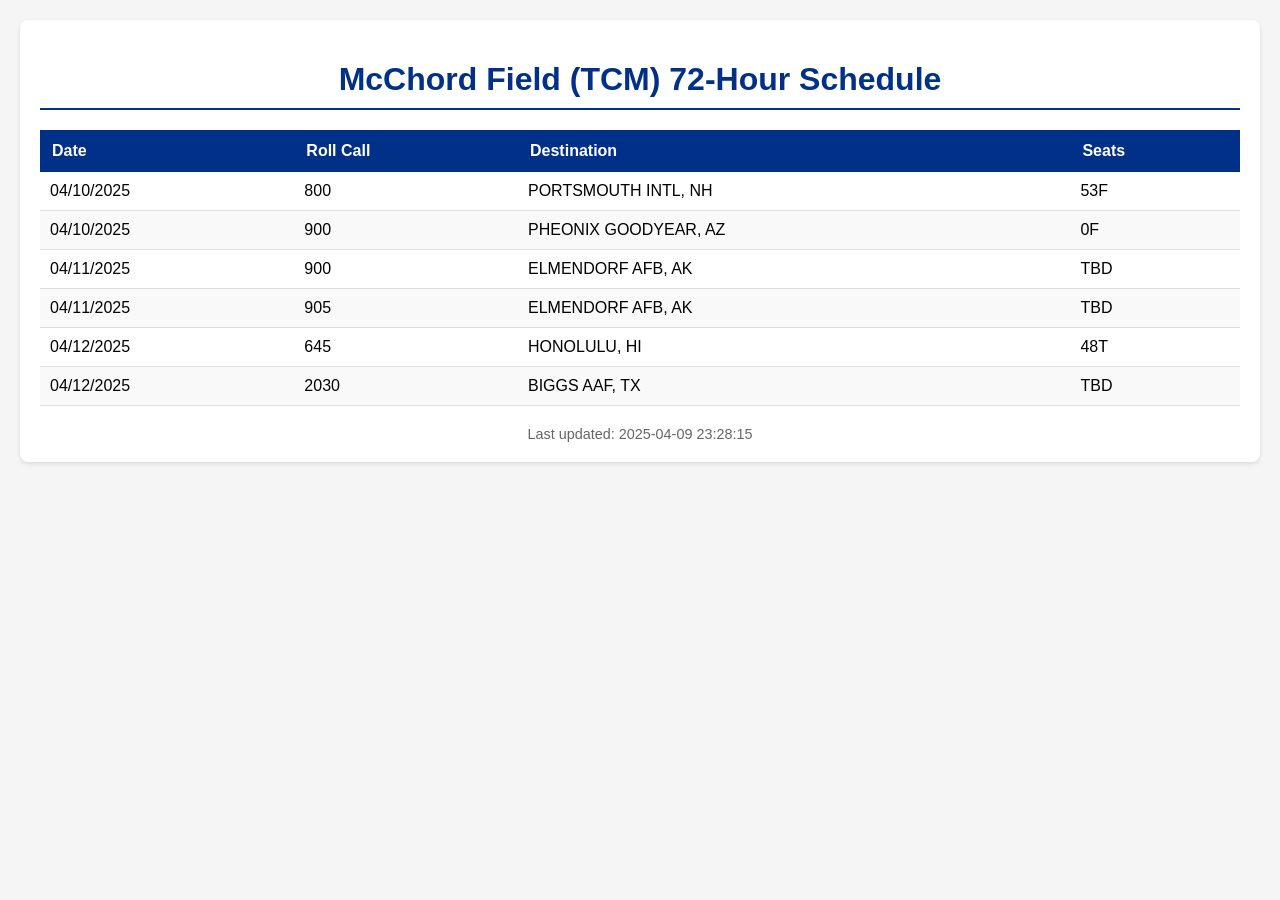
<file: McChord_Field_(TCM)_72hr_20250409_232750.html>
<!DOCTYPE html>
    <html>
    <head>
        <title>McChord Field (TCM) 72-Hour Schedule</title>
        <style>
            body {
                font-family: Arial, sans-serif;
                margin: 20px;
                background-color: #f5f5f5;
            }
            .container {
                max-width: 1200px;
                margin: 0 auto;
                background-color: white;
                padding: 20px;
                border-radius: 8px;
                box-shadow: 0 2px 4px rgba(0, 0, 0, 0.1);
            }
            h1 {
                color: #003087;
                text-align: center;
                padding-bottom: 10px;
                border-bottom: 2px solid #003087;
                margin-bottom: 20px;
            }
            table {
                width: 100%;
                border-collapse: collapse;
                margin-top: 20px;
            }
            th {
                background-color: #003087;
                color: white;
                padding: 12px;
                text-align: left;
            }
            td {
                padding: 10px;
                border-bottom: 1px solid #ddd;
            }
            tr:nth-child(even) {
                background-color: #f9f9f9;
            }
            tr:hover {
                background-color: #f0f0f0;
            }
            .timestamp {
                text-align: center;
                color: #666;
                font-size: 0.9em;
                margin-top: 20px;
            }
        </style>
    </head>
    <body>
        <div class="container">
            <h1>McChord Field (TCM) 72-Hour Schedule</h1>
            <table class="dataframe table">
  <thead>
    <tr style="text-align: right;">
      <th>Date</th>
      <th>Roll Call</th>
      <th>Destination</th>
      <th>Seats</th>
    </tr>
  </thead>
  <tbody>
    <tr>
      <td>04/10/2025</td>
      <td>800</td>
      <td>PORTSMOUTH INTL, NH</td>
      <td>53F</td>
    </tr>
    <tr>
      <td>04/10/2025</td>
      <td>900</td>
      <td>PHEONIX GOODYEAR, AZ</td>
      <td>0F</td>
    </tr>
    <tr>
      <td>04/11/2025</td>
      <td>900</td>
      <td>ELMENDORF AFB, AK</td>
      <td>TBD</td>
    </tr>
    <tr>
      <td>04/11/2025</td>
      <td>905</td>
      <td>ELMENDORF AFB, AK</td>
      <td>TBD</td>
    </tr>
    <tr>
      <td>04/12/2025</td>
      <td>645</td>
      <td>HONOLULU, HI</td>
      <td>48T</td>
    </tr>
    <tr>
      <td>04/12/2025</td>
      <td>2030</td>
      <td>BIGGS AAF, TX</td>
      <td>TBD</td>
    </tr>
  </tbody>
</table>
            <div class="timestamp">Last updated: 2025-04-09 23:28:15</div>
        </div>
    </body>
    </html>
</file>
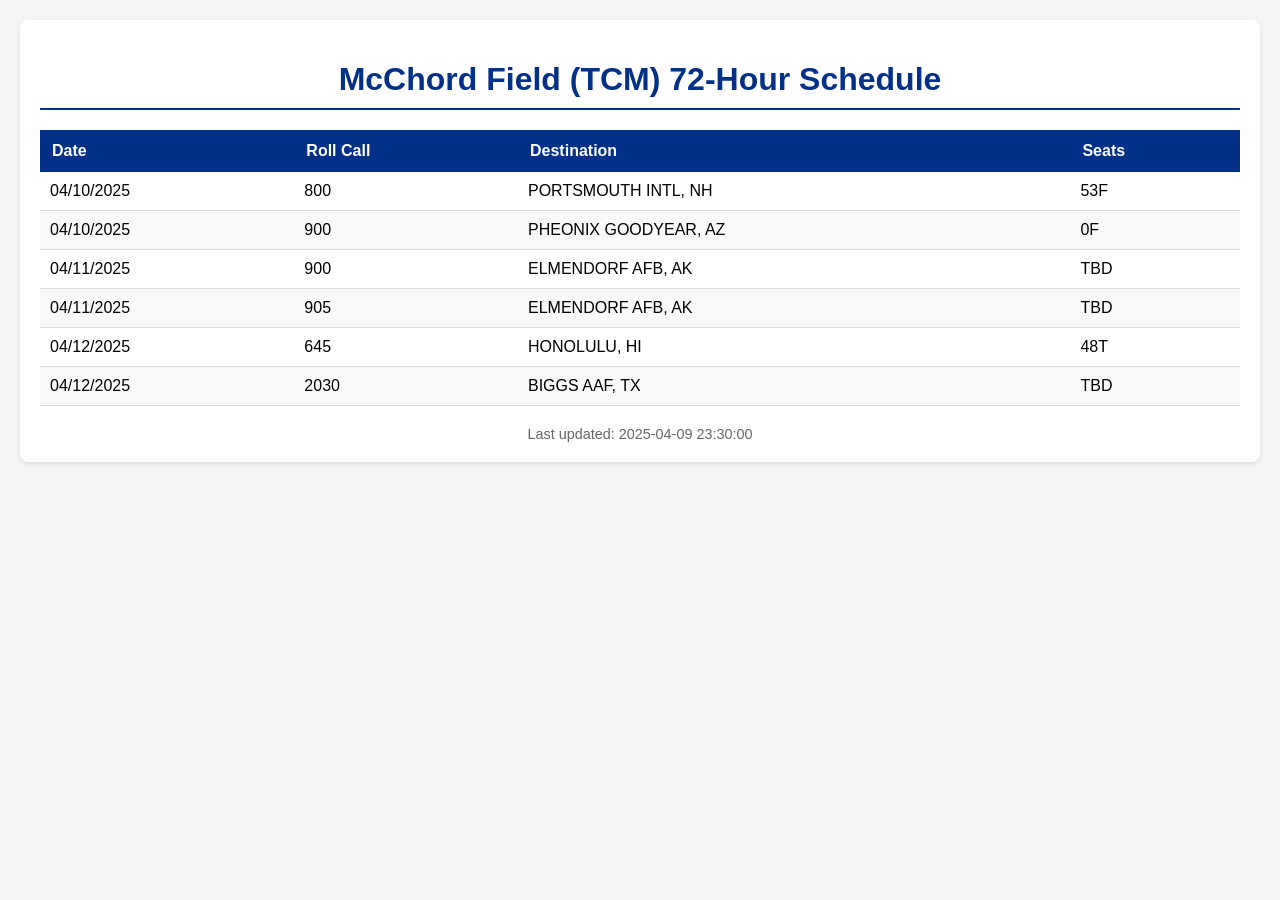
<file: McChord_Field_(TCM)_72hr_20250409_232935.html>
<!DOCTYPE html>
    <html>
    <head>
        <title>McChord Field (TCM) 72-Hour Schedule</title>
        <style>
            body {
                font-family: Arial, sans-serif;
                margin: 20px;
                background-color: #f5f5f5;
            }
            .container {
                max-width: 1200px;
                margin: 0 auto;
                background-color: white;
                padding: 20px;
                border-radius: 8px;
                box-shadow: 0 2px 4px rgba(0, 0, 0, 0.1);
            }
            h1 {
                color: #003087;
                text-align: center;
                padding-bottom: 10px;
                border-bottom: 2px solid #003087;
                margin-bottom: 20px;
            }
            table {
                width: 100%;
                border-collapse: collapse;
                margin-top: 20px;
            }
            th {
                background-color: #003087;
                color: white;
                padding: 12px;
                text-align: left;
            }
            td {
                padding: 10px;
                border-bottom: 1px solid #ddd;
            }
            tr:nth-child(even) {
                background-color: #f9f9f9;
            }
            tr:hover {
                background-color: #f0f0f0;
            }
            .timestamp {
                text-align: center;
                color: #666;
                font-size: 0.9em;
                margin-top: 20px;
            }
        </style>
    </head>
    <body>
        <div class="container">
            <h1>McChord Field (TCM) 72-Hour Schedule</h1>
            <table class="dataframe table">
  <thead>
    <tr style="text-align: right;">
      <th>Date</th>
      <th>Roll Call</th>
      <th>Destination</th>
      <th>Seats</th>
    </tr>
  </thead>
  <tbody>
    <tr>
      <td>04/10/2025</td>
      <td>800</td>
      <td>PORTSMOUTH INTL, NH</td>
      <td>53F</td>
    </tr>
    <tr>
      <td>04/10/2025</td>
      <td>900</td>
      <td>PHEONIX GOODYEAR, AZ</td>
      <td>0F</td>
    </tr>
    <tr>
      <td>04/11/2025</td>
      <td>900</td>
      <td>ELMENDORF AFB, AK</td>
      <td>TBD</td>
    </tr>
    <tr>
      <td>04/11/2025</td>
      <td>905</td>
      <td>ELMENDORF AFB, AK</td>
      <td>TBD</td>
    </tr>
    <tr>
      <td>04/12/2025</td>
      <td>645</td>
      <td>HONOLULU, HI</td>
      <td>48T</td>
    </tr>
    <tr>
      <td>04/12/2025</td>
      <td>2030</td>
      <td>BIGGS AAF, TX</td>
      <td>TBD</td>
    </tr>
  </tbody>
</table>
            <div class="timestamp">Last updated: 2025-04-09 23:30:00</div>
        </div>
    </body>
    </html>
</file>
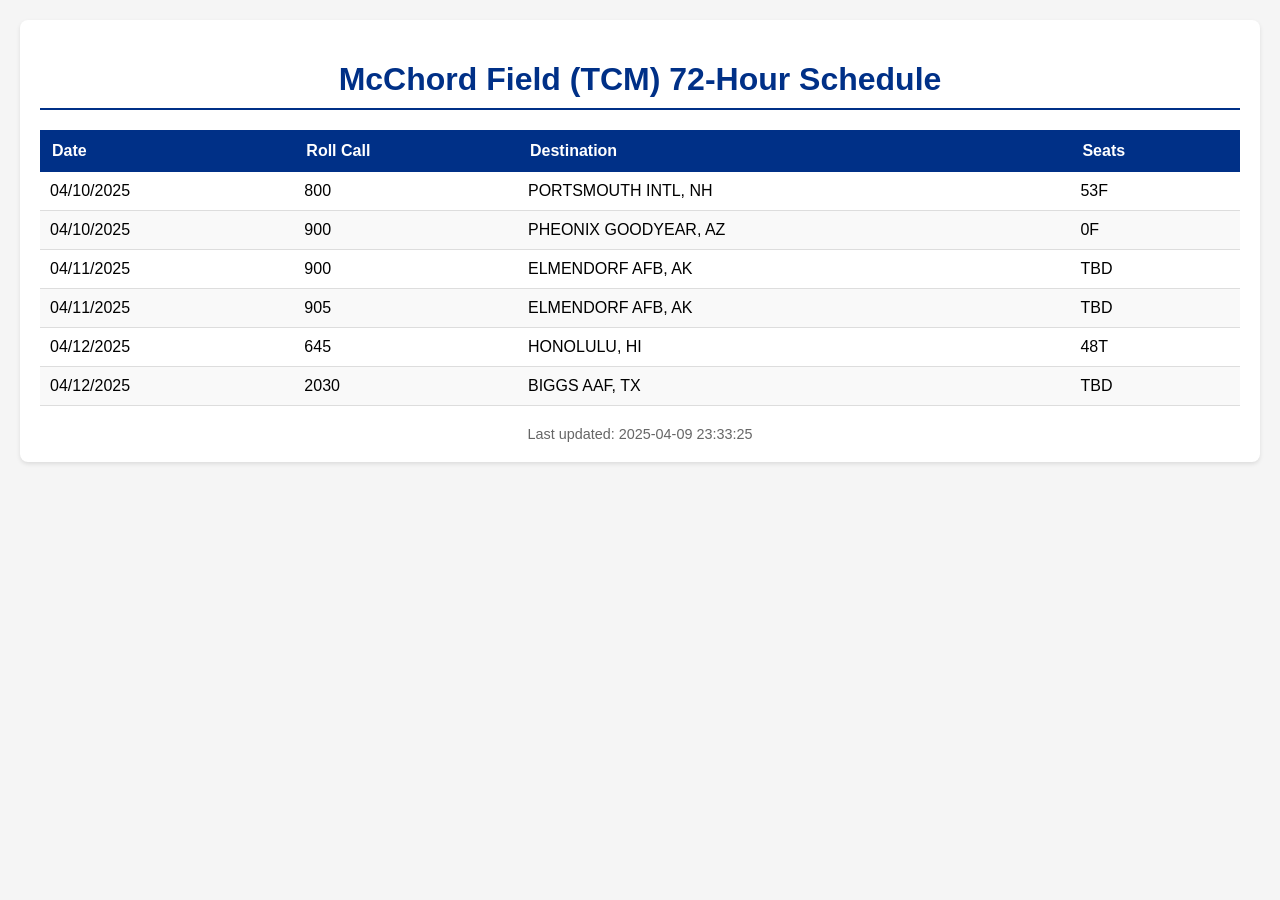
<file: McChord_Field_(TCM)_72hr_20250409_233312.html>
<!DOCTYPE html>
    <html>
    <head>
        <title>McChord Field (TCM) 72-Hour Schedule</title>
        <style>
            body {
                font-family: Arial, sans-serif;
                margin: 20px;
                background-color: #f5f5f5;
            }
            .container {
                max-width: 1200px;
                margin: 0 auto;
                background-color: white;
                padding: 20px;
                border-radius: 8px;
                box-shadow: 0 2px 4px rgba(0, 0, 0, 0.1);
            }
            h1 {
                color: #003087;
                text-align: center;
                padding-bottom: 10px;
                border-bottom: 2px solid #003087;
                margin-bottom: 20px;
            }
            table {
                width: 100%;
                border-collapse: collapse;
                margin-top: 20px;
            }
            th {
                background-color: #003087;
                color: white;
                padding: 12px;
                text-align: left;
            }
            td {
                padding: 10px;
                border-bottom: 1px solid #ddd;
            }
            tr:nth-child(even) {
                background-color: #f9f9f9;
            }
            tr:hover {
                background-color: #f0f0f0;
            }
            .timestamp {
                text-align: center;
                color: #666;
                font-size: 0.9em;
                margin-top: 20px;
            }
        </style>
    </head>
    <body>
        <div class="container">
            <h1>McChord Field (TCM) 72-Hour Schedule</h1>
            <table class="dataframe table">
  <thead>
    <tr style="text-align: right;">
      <th>Date</th>
      <th>Roll Call</th>
      <th>Destination</th>
      <th>Seats</th>
    </tr>
  </thead>
  <tbody>
    <tr>
      <td>04/10/2025</td>
      <td>800</td>
      <td>PORTSMOUTH INTL, NH</td>
      <td>53F</td>
    </tr>
    <tr>
      <td>04/10/2025</td>
      <td>900</td>
      <td>PHEONIX GOODYEAR, AZ</td>
      <td>0F</td>
    </tr>
    <tr>
      <td>04/11/2025</td>
      <td>900</td>
      <td>ELMENDORF AFB, AK</td>
      <td>TBD</td>
    </tr>
    <tr>
      <td>04/11/2025</td>
      <td>905</td>
      <td>ELMENDORF AFB, AK</td>
      <td>TBD</td>
    </tr>
    <tr>
      <td>04/12/2025</td>
      <td>645</td>
      <td>HONOLULU, HI</td>
      <td>48T</td>
    </tr>
    <tr>
      <td>04/12/2025</td>
      <td>2030</td>
      <td>BIGGS AAF, TX</td>
      <td>TBD</td>
    </tr>
  </tbody>
</table>
            <div class="timestamp">Last updated: 2025-04-09 23:33:25</div>
        </div>
    </body>
    </html>
</file>
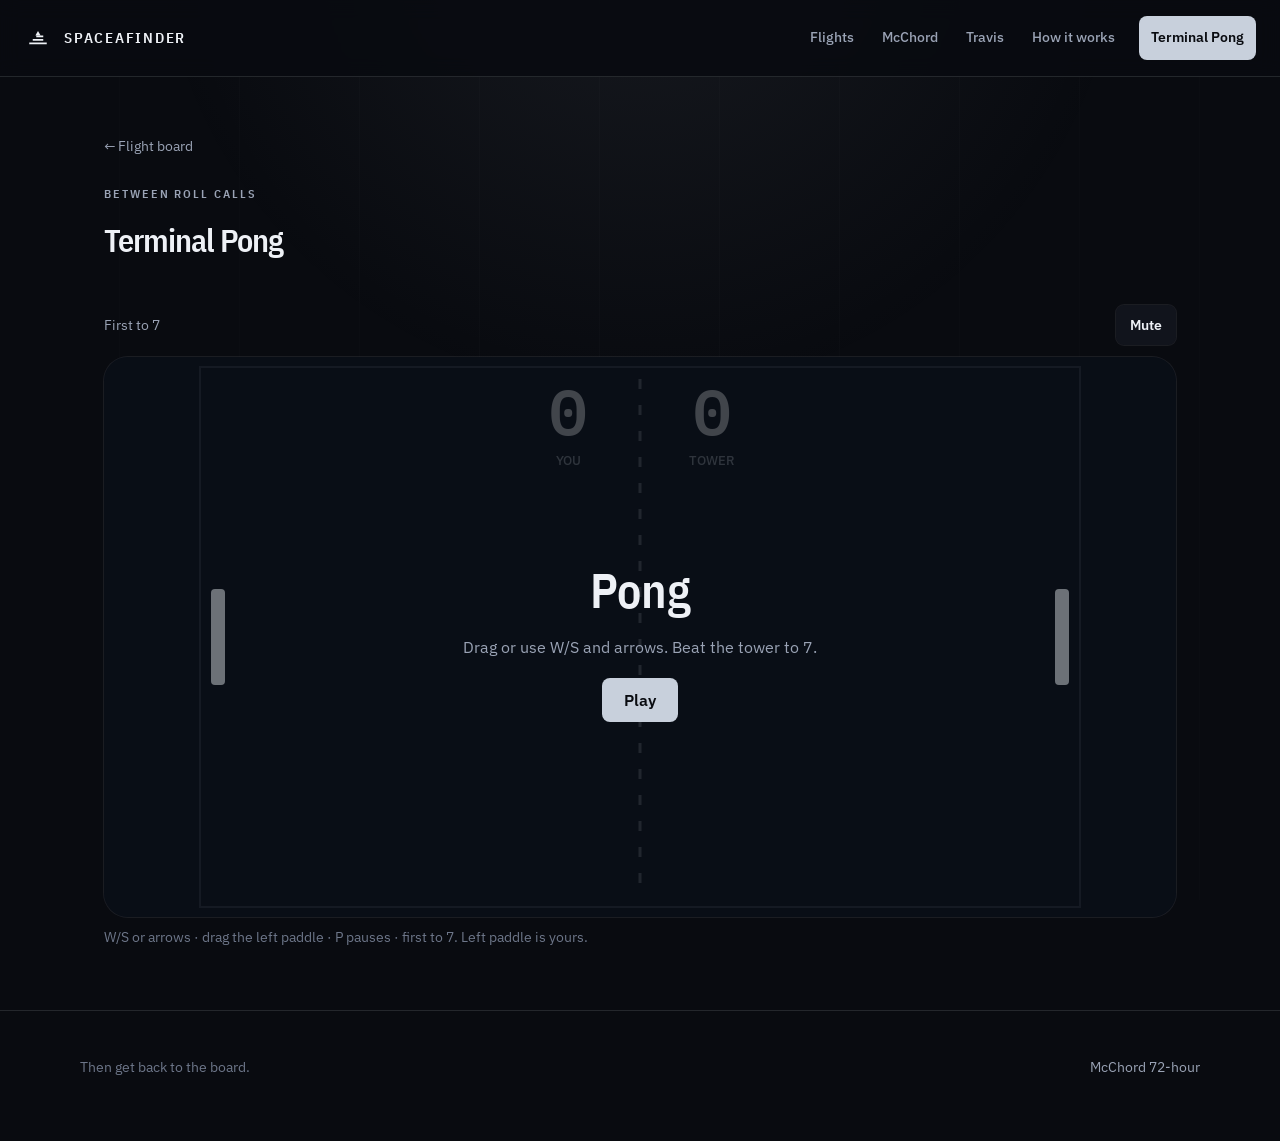
<file: pong.html>
<!DOCTYPE html>
<html lang="en">
<head>
  <meta charset="UTF-8" />
  <meta name="viewport" content="width=device-width, initial-scale=1" />
  <title>Terminal Pong — SpaceAFinder</title>
  <meta name="description" content="Kill time between Space-A roll calls. Terminal Pong on SpaceAFinder." />
  <meta name="theme-color" content="#090b10" />
  <link rel="icon" href="favicon.svg" type="image/svg+xml" />
  <link rel="preconnect" href="https://fonts.googleapis.com" />
  <link rel="preconnect" href="https://fonts.gstatic.com" crossorigin />
  <link href="https://fonts.googleapis.com/css2?family=IBM+Plex+Mono:wght@500&family=IBM+Plex+Sans+Condensed:wght@600&family=IBM+Plex+Sans:wght@400;500;600&display=swap" rel="stylesheet" />
  <link rel="stylesheet" href="css/site.css" />
  <style>
    .pong-stage { max-width: var(--max); margin: 0 auto; padding: 0 var(--space-5) var(--space-7); }
    .court-wrap {
      position: relative;
      height: min(64vh, 560px);
      min-height: 280px;
      background: #0b1220;
      border-radius: var(--radius-xl);
      overflow: hidden;
      box-shadow: var(--shadow);
      touch-action: none;
    }
    #court { display: block; width: 100%; height: 100%; }
    .overlay {
      position: absolute; inset: 0;
      display: grid; place-items: center;
      background: rgba(9, 11, 16, 0.55);
      color: #eef1f6;
    }
    .overlay.hidden { display: none; }
    .panel { text-align: center; padding: 24px; }
    .panel h2 {
      font-family: var(--font-display);
      font-size: clamp(2rem, 6vw, 3rem);
      font-weight: 600;
    }
    .panel p { color: var(--fg-muted); margin: 8px 0 18px; }
    .panel .score { font-family: var(--font-mono); font-size: 2rem; color: var(--fg); }
    .play-btn {
      appearance: none; border: 0;
      background: var(--accent); color: var(--accent-fg);
      font: 600 1rem var(--font-body);
      padding: 12px 22px; min-height: 44px; border-radius: var(--radius-sm);
    }
    .play-btn:active { scale: 0.96; }
    .toolbar {
      display: flex; justify-content: space-between; align-items: center;
      gap: 12px; margin: 16px 0 12px; color: var(--fg-muted); font-size: 0.9rem;
    }
    .toolbar .actions { display: flex; gap: 8px; }
    .toolbar button {
      appearance: none; border: 0; background: var(--bg-elevated);
      color: var(--fg); box-shadow: var(--shadow);
      min-height: 40px; padding: 8px 14px; border-radius: var(--radius-sm);
      font: 600 0.85rem var(--font-body);
    }
    .help { color: var(--fg-subtle); font-size: 0.85rem; margin-top: 10px; }
  </style>
</head>
<body>
<div class="site-wrap">
  <header class="topbar">
    <a class="brand" href="index.html">
      <span class="brand-mark" aria-hidden="true">
        <svg viewBox="0 0 32 32"><path d="M6 22h20M10 18h12M14 14h8" stroke="currentColor" stroke-width="2" fill="none"/><path d="M16 8l3 5h-6z" fill="currentColor"/></svg>
      </span>
      <span class="brand-name">SpaceAFinder</span>
    </a>
    <nav class="nav" aria-label="Primary">
      <a href="index.html">Flights</a>
      <a href="jblm.html">McChord</a>
      <a href="travis.html">Travis</a>
      <a href="guide.html">How it works</a>
      <a class="pong-link active" href="pong.html">Terminal Pong</a>
    </nav>
  </header>

  <div class="page-hero">
    <a class="crumb" href="index.html">← Flight board</a>
    <div class="kicker">Between roll calls</div>
    <h1>Terminal Pong</h1>
  </div>

  <div class="pong-stage">
    <div class="toolbar">
      <div id="meta">First to 7</div>
      <div class="actions">
        <button type="button" id="mute" aria-label="Mute">Mute</button>
        <button type="button" id="pause" hidden aria-label="Pause">Pause</button>
      </div>
    </div>
    <div class="court-wrap" id="wrap">
      <canvas id="court" width="900" height="560" aria-label="Pong court"></canvas>
      <div class="overlay" id="overlay"><div class="panel" id="panel"></div></div>
    </div>
    <p class="help">W/S or arrows · drag the left paddle · P pauses · first to 7. Left paddle is yours.</p>
  </div>

  <footer class="site-footer">
    <div class="inner">
      <p>Then get back to the board.</p>
      <p><a href="schedule.html">McChord 72-hour</a></p>
    </div>
  </footer>
</div>
<script>
(() => {
  const canvas = document.getElementById("court");
  const wrap = document.getElementById("wrap");
  const overlay = document.getElementById("overlay");
  const panel = document.getElementById("panel");
  const meta = document.getElementById("meta");
  const muteBtn = document.getElementById("mute");
  const pauseBtn = document.getElementById("pause");
  const ctx = canvas.getContext("2d");
  const reduced = matchMedia("(prefers-reduced-motion: reduce)").matches;
  const W = 900, H = 560, PW = 14, PH = 96, BR = 8, WIN = 7;
  const PLAYER_SPEED = 520, AI_SPEED = 340, B0 = 420, BMAX = 860, GAIN = 1.045;
  const FIXED = 1 / 120;
  const clamp = (v, a, b) => Math.max(a, Math.min(b, v));
  const paddleTop = (y) => clamp(y, 18 + PH / 2, H - 18 - PH / 2);
  const BEST_KEY = "saf-pong-best";
  const readBest = () => { try { return +localStorage.getItem(BEST_KEY) || 0; } catch { return 0; } };
  const writeBest = (n) => { try { localStorage.setItem(BEST_KEY, String(n)); } catch {} };

  const s = {
    playerY: H / 2, aiY: H / 2, aiTarget: H / 2,
    ballX: W / 2, ballY: H / 2, ballVx: 0, ballVy: 0,
    playerScore: 0, aiScore: 0, phase: "idle", serveDir: 1,
    serveTimer: 0, countdown: 0, winner: null,
    particles: [], trauma: 0, paddleFlashL: 0, paddleFlashR: 0,
    hitstop: 0, lastAiThink: 0
  };
  const keys = new Set();
  let pointerY = null, last = performance.now(), acc = 0;
  let audioCtx = null, master = null, muted = false;

  function unlockAudio() {
    if (!audioCtx) {
      audioCtx = new (window.AudioContext || window.webkitAudioContext)();
      master = audioCtx.createGain();
      master.gain.value = muted ? 0 : 1;
      master.connect(audioCtx.destination);
    }
    if (audioCtx.state === "suspended") audioCtx.resume();
  }
  function beep(freq, dur, type, gain) {
    if (!audioCtx || muted) return;
    const now = audioCtx.currentTime;
    const osc = audioCtx.createOscillator();
    const g = audioCtx.createGain();
    osc.type = type; osc.frequency.setValueAtTime(freq, now);
    g.gain.setValueAtTime(0.0001, now);
    g.gain.exponentialRampToValueAtTime(gain * 0.08, now + 0.01);
    g.gain.exponentialRampToValueAtTime(0.0001, now + dur);
    osc.connect(g); g.connect(master);
    osc.start(now); osc.stop(now + dur + 0.02);
  }
  function spawnBurst(x, y, dirX, n) {
    for (let i = 0; i < n; i++) {
      const a = Math.atan2(Math.random() - 0.5, dirX) + (Math.random() - 0.5) * 0.8;
      const sp = 80 + Math.random() * 220;
      s.particles.push({ x, y, vx: Math.cos(a) * sp, vy: Math.sin(a) * sp, life: 0.22 + Math.random() * 0.28, max: 0.5, size: 1.5 + Math.random() * 2.5 });
    }
    if (s.particles.length > 80) s.particles.splice(0, s.particles.length - 80);
  }
  function resetBall(dir) {
    s.ballX = W / 2; s.ballY = H / 2 + (Math.random() - 0.5) * 80;
    s.ballVx = 0; s.ballVy = 0; s.serveDir = dir;
    s.serveTimer = 0.85; s.phase = "countdown"; s.countdown = 0.85;
    renderHud();
  }
  function launchBall() {
    const angle = (Math.random() * 0.5 - 0.25) * Math.PI;
    s.ballVx = Math.cos(angle) * B0 * s.serveDir;
    s.ballVy = Math.sin(angle) * B0;
    s.phase = "play";
    renderHud();
  }
  function startMatch() {
    unlockAudio();
    s.playerScore = 0; s.aiScore = 0; s.winner = null;
    s.playerY = H / 2; s.aiY = H / 2; s.trauma = 0; s.particles.length = 0;
    resetBall(Math.random() < 0.5 ? 1 : -1);
  }
  function togglePause() {
    if (s.phase === "play" || s.phase === "countdown") s.phase = "pause";
    else if (s.phase === "pause") s.phase = s.countdown > 0 ? "countdown" : "play";
    renderHud();
  }
  function step(dt) {
    s.trauma = Math.max(0, s.trauma - dt * 2.4);
    s.paddleFlashL = Math.max(0, s.paddleFlashL - dt * 4);
    s.paddleFlashR = Math.max(0, s.paddleFlashR - dt * 4);
    for (let i = s.particles.length - 1; i >= 0; i--) {
      const p = s.particles[i];
      p.life -= dt; p.x += p.vx * dt; p.y += p.vy * dt; p.vx *= 0.98; p.vy *= 0.98;
      if (p.life <= 0) s.particles.splice(i, 1);
    }
    if (s.phase === "idle" || s.phase === "over" || s.phase === "pause") return;
    if (s.hitstop > 0) { s.hitstop -= dt; return; }
    const move = (keys.has("KeyW") || keys.has("ArrowUp") ? -1 : 0) + (keys.has("KeyS") || keys.has("ArrowDown") ? 1 : 0);
    s.playerY = paddleTop(s.playerY + move * PLAYER_SPEED * dt);
    if (pointerY != null) s.playerY = paddleTop(s.playerY + (pointerY - s.playerY) * (1 - Math.exp(-18 * dt)));
    s.lastAiThink += dt;
    if (s.lastAiThink > 0.09) {
      s.lastAiThink = 0;
      const error = (Math.random() - 0.5) * 46;
      s.aiTarget = s.ballVx > 0 ? s.ballY + error : H / 2 + error * 0.4;
    }
    s.aiY = paddleTop(s.aiY + clamp(s.aiTarget - s.aiY, -AI_SPEED * dt, AI_SPEED * dt));
    if (s.phase === "countdown") {
      s.countdown -= dt; s.serveTimer -= dt;
      if (s.serveTimer <= 0) launchBall();
      return;
    }
    s.ballX += s.ballVx * dt; s.ballY += s.ballVy * dt;
    if (s.ballY - BR <= 0) { s.ballY = BR; s.ballVy = Math.abs(s.ballVy); beep(220, 0.045, "triangle", 0.5); if (!reduced) s.trauma = Math.min(1, s.trauma + 0.12); }
    else if (s.ballY + BR >= H) { s.ballY = H - BR; s.ballVy = -Math.abs(s.ballVy); beep(220, 0.045, "triangle", 0.5); if (!reduced) s.trauma = Math.min(1, s.trauma + 0.12); }
    const leftX = 28, rightX = W - 28;
    if (s.ballVx < 0 && s.ballX - BR <= leftX + PW / 2 && s.ballX - BR >= leftX - PW && Math.abs(s.ballY - s.playerY) <= PH / 2 + BR) {
      const off = clamp((s.ballY - s.playerY) / (PH / 2), -1, 1);
      const speed = Math.min(BMAX, Math.hypot(s.ballVx, s.ballVy) * GAIN);
      const angle = off * 0.7;
      s.ballVx = Math.cos(angle) * speed; s.ballVy = Math.sin(angle) * speed;
      s.ballX = leftX + PW / 2 + BR + 0.5; s.paddleFlashL = 1; s.hitstop = reduced ? 0 : 0.032;
      if (!reduced) s.trauma = Math.min(1, s.trauma + 0.28);
      spawnBurst(s.ballX, s.ballY, 1, 12); beep(420, 0.06, "square", 0.9);
    }
    if (s.ballVx > 0 && s.ballX + BR >= rightX - PW / 2 && s.ballX + BR <= rightX + PW && Math.abs(s.ballY - s.aiY) <= PH / 2 + BR) {
      const off = clamp((s.ballY - s.aiY) / (PH / 2), -1, 1);
      const speed = Math.min(BMAX, Math.hypot(s.ballVx, s.ballVy) * GAIN);
      const angle = Math.PI - off * 0.7;
      s.ballVx = Math.cos(angle) * speed; s.ballVy = Math.sin(angle) * speed;
      s.ballX = rightX - PW / 2 - BR - 0.5; s.paddleFlashR = 1; s.hitstop = reduced ? 0 : 0.032;
      if (!reduced) s.trauma = Math.min(1, s.trauma + 0.28);
      spawnBurst(s.ballX, s.ballY, -1, 12); beep(390, 0.06, "square", 0.9);
    }
    if (s.ballX + BR < 0) {
      s.aiScore += 1; beep(160, 0.18, "sawtooth", 0.55);
      if (!reduced) s.trauma = Math.min(1, s.trauma + 0.55);
      if (s.aiScore >= WIN) { s.phase = "over"; s.winner = "ai"; beep(180, 0.28, "triangle", 0.6); }
      else resetBall(1);
      renderHud();
    } else if (s.ballX - BR > W) {
      s.playerScore += 1; beep(160, 0.18, "sawtooth", 0.55);
      if (!reduced) s.trauma = Math.min(1, s.trauma + 0.55);
      if (s.playerScore >= WIN) {
        s.phase = "over"; s.winner = "player";
        beep(520, 0.12, "square", 0.7);
        setTimeout(() => beep(780, 0.18, "square", 0.7), 90);
        writeBest(Math.max(readBest(), s.playerScore));
      } else resetBall(-1);
      renderHud();
    }
  }
  function roundRect(x, y, w, h, r) {
    const rr = Math.min(r, w / 2, h / 2);
    ctx.beginPath();
    ctx.moveTo(x + rr, y);
    ctx.arcTo(x + w, y, x + w, y + h, rr);
    ctx.arcTo(x + w, y + h, x, y + h, rr);
    ctx.arcTo(x, y + h, x, y, rr);
    ctx.arcTo(x, y, x + w, y, rr);
    ctx.closePath();
  }
  function draw(now) {
    const dpr = Math.min(devicePixelRatio || 1, 2);
    const cssW = canvas.width / dpr, cssH = canvas.height / dpr;
    ctx.setTransform(dpr, 0, 0, dpr, 0, 0);
    ctx.clearRect(0, 0, cssW, cssH);
    const scale = Math.min(cssW / W, cssH / H);
    const ox = (cssW - W * scale) / 2, oy = (cssH - H * scale) / 2;
    const shake = s.trauma * s.trauma;
    ctx.save();
    ctx.translate(ox + Math.sin(now * 61.2) * 7 * shake * scale, oy + Math.cos(now * 53.7) * 5 * shake * scale);
    ctx.scale(scale, scale);
    ctx.fillStyle = "#0b1220"; ctx.fillRect(0, 0, W, H);
    ctx.strokeStyle = "rgba(200,208,220,.14)"; ctx.lineWidth = 2; ctx.strokeRect(10, 10, W - 20, H - 20);
    ctx.setLineDash([10, 16]); ctx.strokeStyle = "rgba(200,208,220,.28)"; ctx.lineWidth = 3;
    ctx.beginPath(); ctx.moveTo(W / 2, 22); ctx.lineTo(W / 2, H - 22); ctx.stroke(); ctx.setLineDash([]);
    ctx.fillStyle = "rgba(238,241,246,.55)";
    ctx.font = "600 64px IBM Plex Mono, ui-monospace, monospace";
    ctx.textAlign = "center"; ctx.textBaseline = "top";
    ctx.fillText(String(s.playerScore), W / 2 - 72, 28);
    ctx.fillText(String(s.aiScore), W / 2 + 72, 28);
    ctx.fillStyle = "rgba(200,208,220,.45)";
    ctx.font = "500 13px IBM Plex Sans, sans-serif";
    ctx.fillText("YOU", W / 2 - 72, 98);
    ctx.fillText("TOWER", W / 2 + 72, 98);
    ctx.fillStyle = s.paddleFlashL > 0 ? `rgba(238,241,246,${0.75 + s.paddleFlashL * 0.25})` : "#e8eef8";
    roundRect(28 - PW / 2, s.playerY - PH / 2, PW, PH, 4); ctx.fill();
    ctx.fillStyle = s.paddleFlashR > 0 ? `rgba(238,241,246,${0.75 + s.paddleFlashR * 0.25})` : "#e8eef8";
    roundRect(W - 28 - PW / 2, s.aiY - PH / 2, PW, PH, 4); ctx.fill();
    for (const p of s.particles) {
      ctx.fillStyle = `rgba(200,208,220,${Math.max(0, p.life / p.max)})`;
      ctx.beginPath(); ctx.arc(p.x, p.y, p.size, 0, Math.PI * 2); ctx.fill();
    }
    if (s.phase !== "idle") {
      ctx.fillStyle = "#f4f6f9";
      ctx.shadowColor = "rgba(200,208,220,.55)"; ctx.shadowBlur = 12;
      ctx.beginPath(); ctx.arc(s.ballX, s.ballY, BR, 0, Math.PI * 2); ctx.fill();
      ctx.shadowBlur = 0;
    }
    ctx.restore();
  }
  function renderHud() {
    const best = readBest();
    meta.textContent = "First to " + WIN + (best > 0 ? " · Best " + best : "");
    pauseBtn.hidden = !(s.phase === "play" || s.phase === "countdown" || s.phase === "pause");
    pauseBtn.textContent = s.phase === "pause" ? "Resume" : "Pause";
    pauseBtn.setAttribute("aria-label", s.phase === "pause" ? "Resume" : "Pause");
    if (s.phase === "play") { overlay.classList.add("hidden"); return; }
    overlay.classList.remove("hidden");
    if (s.phase === "idle") {
      panel.innerHTML = "<h2>Pong</h2><p>Drag or use W/S and arrows. Beat the tower to " + WIN + ".</p><button class=\"play-btn\" id=\"go\" type=\"button\">Play</button>";
    } else if (s.phase === "pause") {
      panel.innerHTML = "<h2>Paused</h2><p>Press P or tap Resume.</p><button class=\"play-btn\" id=\"go\" type=\"button\">Resume</button>";
    } else if (s.phase === "countdown") {
      panel.innerHTML = "<p class=\"score\" style=\"letter-spacing:.2em;text-transform:uppercase\">Serving</p>";
    } else if (s.phase === "over") {
      panel.innerHTML = "<h2>" + (s.winner === "player" ? "You win" : "Tower wins") + "</h2><p class=\"score\">" + s.playerScore + " – " + s.aiScore + "</p><button class=\"play-btn\" id=\"go\" type=\"button\">Play again</button>";
    }
    const go = document.getElementById("go");
    if (go) go.addEventListener("click", () => { if (s.phase === "pause") togglePause(); else startMatch(); });
  }
  function resize() {
    const rect = wrap.getBoundingClientRect();
    const dpr = Math.min(devicePixelRatio || 1, 2);
    const w = Math.max(280, rect.width), h = Math.max(180, rect.height);
    canvas.width = Math.round(w * dpr); canvas.height = Math.round(h * dpr);
    canvas.style.width = w + "px"; canvas.style.height = h + "px";
  }
  new ResizeObserver(resize).observe(wrap); resize();
  function loop(now) {
    const raw = Math.min(0.1, (now - last) / 1000); last = now;
    if (s.phase === "play" || s.phase === "countdown") {
      acc += raw;
      while (acc >= FIXED) { step(FIXED); acc -= FIXED; }
    } else acc = 0;
    draw(now / 1000);
    requestAnimationFrame(loop);
  }
  requestAnimationFrame(loop);
  renderHud();
  function mapPointer(clientY) {
    const rect = canvas.getBoundingClientRect();
    const scale = Math.min(rect.width / W, rect.height / H);
    const oy = (rect.height - H * scale) / 2;
    pointerY = Math.max(0, Math.min(H, (clientY - rect.top - oy) / scale));
  }
  canvas.addEventListener("pointerdown", (e) => {
    unlockAudio();
    canvas.setPointerCapture(e.pointerId);
    mapPointer(e.clientY);
    if (s.phase === "idle" || s.phase === "over") startMatch();
  });
  canvas.addEventListener("pointermove", (e) => {
    if (e.buttons === 0 && e.pointerType === "mouse") { mapPointer(e.clientY); return; }
    if (e.buttons > 0 || e.pointerType !== "mouse") mapPointer(e.clientY);
  });
  canvas.addEventListener("pointerup", (e) => { if (e.pointerType !== "mouse") pointerY = null; });
  canvas.addEventListener("pointercancel", () => { pointerY = null; });
  const GAME = new Set(["KeyW", "KeyS", "ArrowUp", "ArrowDown", "Space", "KeyP"]);
  addEventListener("keydown", (e) => {
    if (GAME.has(e.code)) e.preventDefault();
    keys.add(e.code);
    if (e.code === "Space" && (s.phase === "idle" || s.phase === "over")) startMatch();
    if ((e.code === "KeyP" || e.code === "Escape") && s.phase !== "idle" && s.phase !== "over") togglePause();
  });
  addEventListener("keyup", (e) => keys.delete(e.code));
  addEventListener("blur", () => keys.clear());
  document.addEventListener("visibilitychange", () => { if (document.hidden) keys.clear(); });
  muteBtn.addEventListener("click", () => {
    muted = !muted;
    muteBtn.textContent = muted ? "Sound" : "Mute";
    muteBtn.setAttribute("aria-label", muted ? "Unmute" : "Mute");
    if (master && audioCtx) master.gain.setTargetAtTime(muted ? 0 : 1, audioCtx.currentTime, 0.02);
  });
  pauseBtn.addEventListener("click", togglePause);
})();
</script>
</body>
</html>
</file>
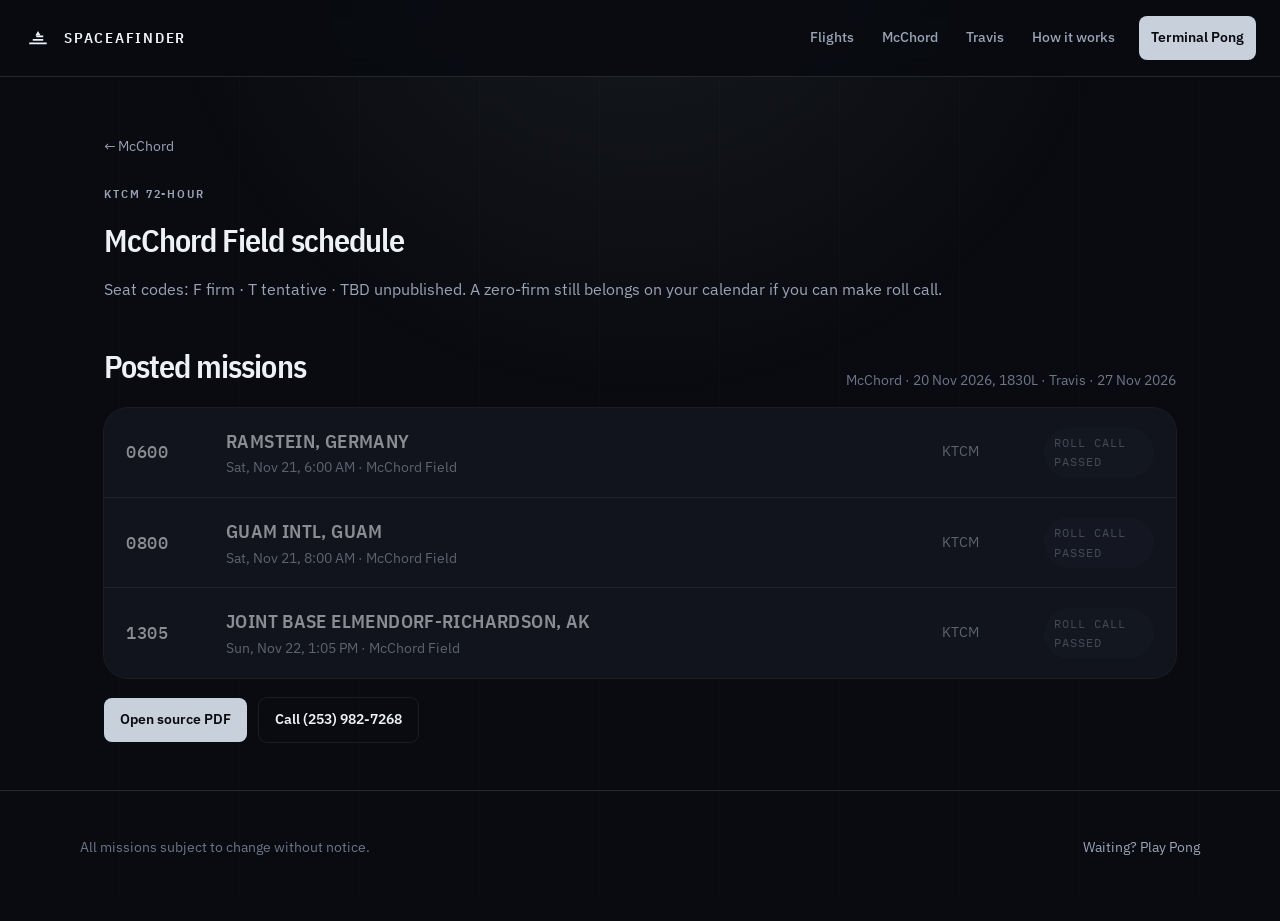
<file: schedule.html>
<!DOCTYPE html>
<html lang="en">
<head>
  <meta charset="UTF-8" />
  <meta name="viewport" content="width=device-width, initial-scale=1" />
  <title>McChord 72-hour schedule — SpaceAFinder</title>
  <meta name="description" content="Readable McChord Field 72-hour Space-A schedule from the official AMC outlook PDF." />
  <meta name="theme-color" content="#090b10" />
  <link rel="icon" href="favicon.svg" type="image/svg+xml" />
  <link rel="preconnect" href="https://fonts.googleapis.com" />
  <link rel="preconnect" href="https://fonts.gstatic.com" crossorigin />
  <link href="https://fonts.googleapis.com/css2?family=IBM+Plex+Mono:wght@500&family=IBM+Plex+Sans+Condensed:wght@600&family=IBM+Plex+Sans:wght@400;500;600&display=swap" rel="stylesheet" />
  <link rel="stylesheet" href="css/site.css" />
</head>
<body>
<div class="site-wrap">
  <header class="topbar">
    <a class="brand" href="index.html">
      <span class="brand-mark" aria-hidden="true">
        <svg viewBox="0 0 32 32"><path d="M6 22h20M10 18h12M14 14h8" stroke="currentColor" stroke-width="2" fill="none"/><path d="M16 8l3 5h-6z" fill="currentColor"/></svg>
      </span>
      <span class="brand-name">SpaceAFinder</span>
    </a>
    <nav class="nav" aria-label="Primary">
      <a href="index.html">Flights</a>
      <a href="jblm.html">McChord</a>
      <a href="travis.html">Travis</a>
      <a href="guide.html">How it works</a>
      <a class="pong-link" href="pong.html">Terminal Pong</a>
    </nav>
  </header>

  <div class="page-hero">
    <a class="crumb" href="jblm.html">← McChord</a>
    <div class="kicker">KTCM 72-hour</div>
    <h1>McChord Field schedule</h1>
    <p class="lede" style="color:var(--fg-muted);margin-top:12px">Seat codes: F firm · T tentative · TBD unpublished. A zero-firm still belongs on your calendar if you can make roll call.</p>
  </div>

  <section class="section">
    <div class="section-head">
      <h2>Posted missions</h2>
      <div class="meta" id="asof"></div>
    </div>
    <div class="board" id="board" data-origin="tcm"></div>
    <div class="cta-row" style="justify-content:flex-start;margin-top:20px">
      <a class="btn btn-primary" href="https://www.amc.af.mil/Portals/12/AMC%20Tvl%20Pg/Passenger%20Terminals/AMC%20CONUS%20Terminals/Joint%20Base%20Lewis-McChord%20Passenger%20Terminal/TCM72hr.pdf">Open source PDF</a>
      <a class="btn btn-ghost" href="tel:+12539827268">Call (253) 982-7268</a>
    </div>
  </section>

  <footer class="site-footer">
    <div class="inner">
      <p>All missions subject to change without notice.</p>
      <p><a href="pong.html">Waiting? Play Pong</a></p>
    </div>
  </footer>
</div>
<script src="js/data.js"></script>
<script src="js/app.js"></script>
</body>
</html>
</file>
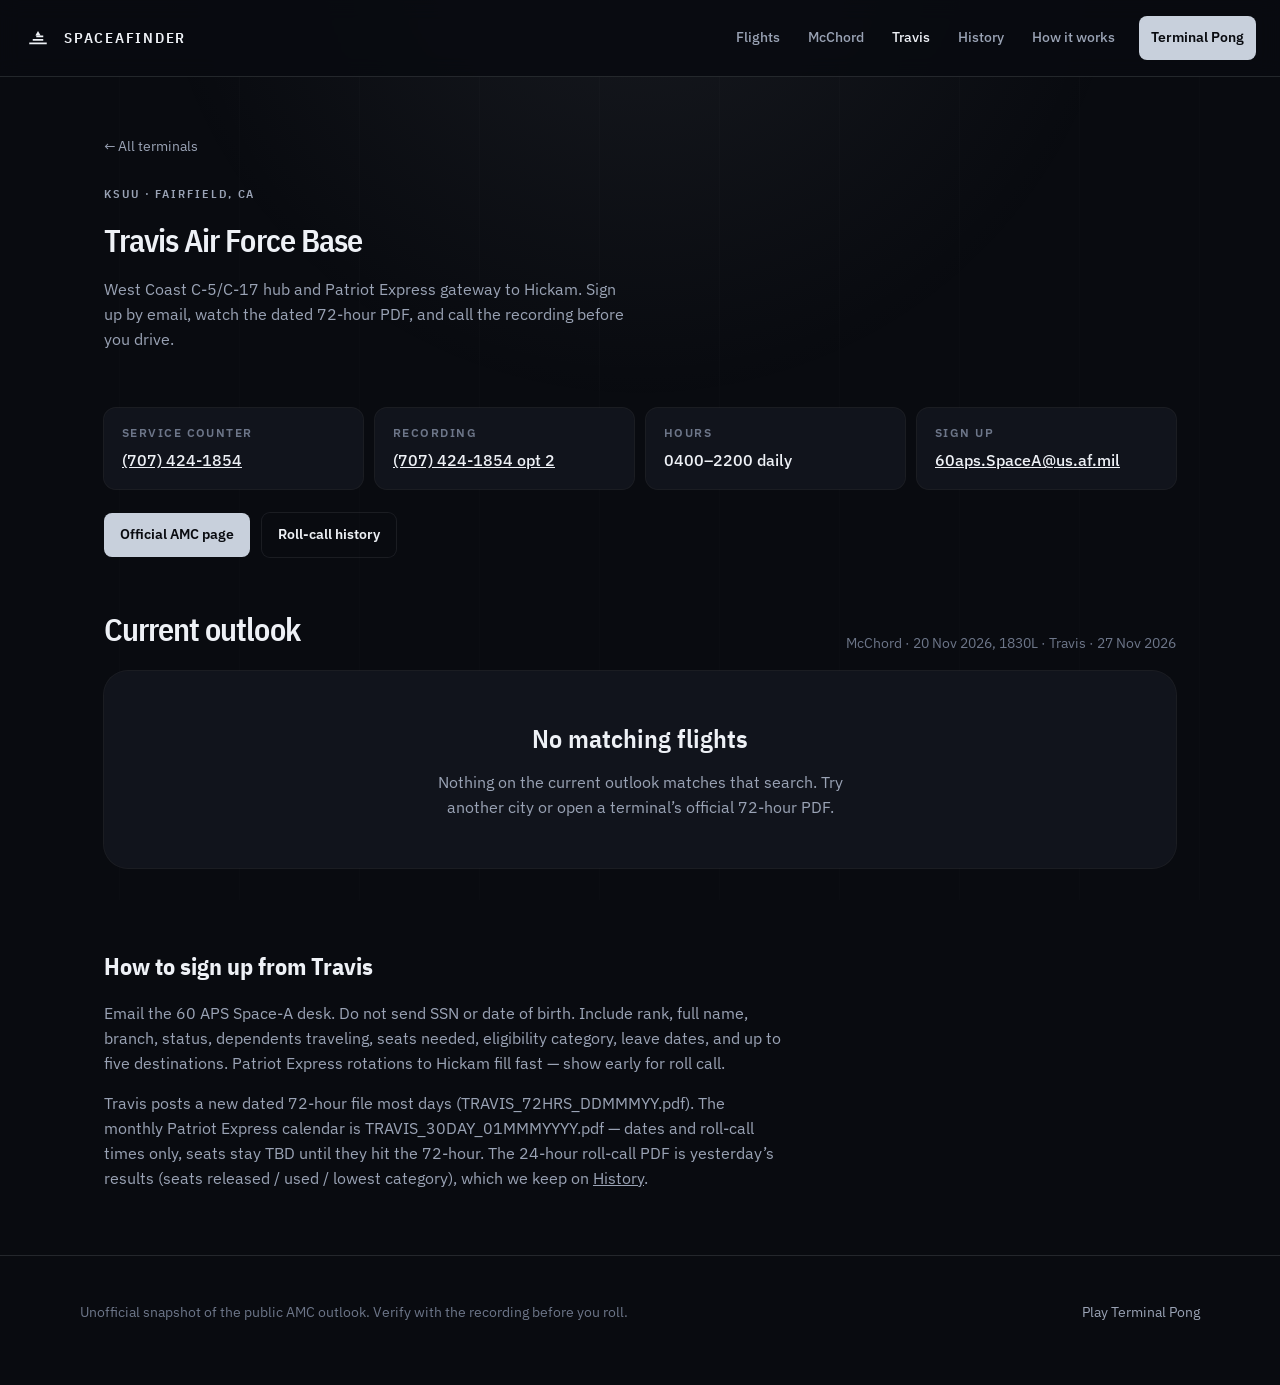
<file: travis.html>
<!DOCTYPE html>
<html lang="en">
<head>
  <meta charset="UTF-8" />
  <meta name="viewport" content="width=device-width, initial-scale=1" />
  <title>Travis AFB Space-A — SpaceAFinder</title>
  <meta name="description" content="Travis AFB passenger terminal: 72-hour Space-A outlook, signup, hours, and roll-call recording." />
  <meta name="theme-color" content="#090b10" />
  <link rel="icon" href="favicon.svg" type="image/svg+xml" />
  <link rel="preconnect" href="https://fonts.googleapis.com" />
  <link rel="preconnect" href="https://fonts.gstatic.com" crossorigin />
  <link href="https://fonts.googleapis.com/css2?family=IBM+Plex+Mono:wght@500&family=IBM+Plex+Sans+Condensed:wght@600&family=IBM+Plex+Sans:wght@400;500;600&display=swap" rel="stylesheet" />
  <link rel="stylesheet" href="css/site.css" />
</head>
<body>
<div class="site-wrap">
  <header class="topbar">
    <a class="brand" href="index.html">
      <span class="brand-mark" aria-hidden="true">
        <svg viewBox="0 0 32 32"><path d="M6 22h20M10 18h12M14 14h8" stroke="currentColor" stroke-width="2" fill="none"/><path d="M16 8l3 5h-6z" fill="currentColor"/></svg>
      </span>
      <span class="brand-name">SpaceAFinder</span>
    </a>
    <nav class="nav" aria-label="Primary">
      <a href="index.html">Flights</a>
      <a href="jblm.html">McChord</a>
      <a class="active" href="travis.html">Travis</a>
      <a href="history.html">History</a>
      <a href="guide.html">How it works</a>
      <a class="pong-link" href="pong.html">Terminal Pong</a>
    </nav>
  </header>

  <div class="page-hero">
    <a class="crumb" href="index.html">← All terminals</a>
    <div class="kicker">KSUU · Fairfield, CA</div>
    <h1>Travis Air Force Base</h1>
    <p class="lede" style="color:var(--fg-muted);max-width:52ch;margin-top:12px">West Coast C-5/C-17 hub and Patriot Express gateway to Hickam. Sign up by email, watch the dated 72-hour PDF, and call the recording before you drive.</p>
  </div>

  <section class="section">
    <dl class="info-grid">
      <div class="stat"><dt>Service counter</dt><dd><a href="tel:+17074241854">(707) 424-1854</a></dd></div>
      <div class="stat"><dt>Recording</dt><dd><a href="tel:+17074241854">(707) 424-1854 opt 2</a></dd></div>
      <div class="stat"><dt>Hours</dt><dd>0400–2200 daily</dd></div>
      <div class="stat"><dt>Sign up</dt><dd><a href="mailto:60aps.SpaceA@us.af.mil">60aps.SpaceA@us.af.mil</a></dd></div>
    </dl>
    <div class="cta-row" style="justify-content:flex-start">
      <a class="btn btn-primary" href="https://www.amc.af.mil/AMC-Travel-Site/Terminals/CONUS-Terminals/Travis-AFB-Passenger-Terminal/">Official AMC page</a>
      <a class="btn btn-ghost" href="history.html">Roll-call history</a>
    </div>
  </section>

  <section class="section">
    <div class="section-head">
      <h2>Current outlook</h2>
      <div class="meta" id="asof"></div>
    </div>
    <div class="board" id="board" data-origin="suu"></div>
  </section>

  <section class="section">
    <div class="prose">
      <h2>How to sign up from Travis</h2>
      <p>Email the 60 APS Space-A desk. Do not send SSN or date of birth. Include rank, full name, branch, status, dependents traveling, seats needed, eligibility category, leave dates, and up to five destinations. Patriot Express rotations to Hickam fill fast — show early for roll call.</p>
      <p>Travis posts a new dated 72-hour file most days (<span class="tabular">TRAVIS_72HRS_DDMMMYY.pdf</span>). The monthly Patriot Express calendar is <span class="tabular">TRAVIS_30DAY_01MMMYYYY.pdf</span> — dates and roll-call times only, seats stay TBD until they hit the 72-hour. The 24-hour roll-call PDF is yesterday’s results (seats released / used / lowest category), which we keep on <a href="history.html">History</a>.</p>
    </div>
  </section>

  <footer class="site-footer">
    <div class="inner">
      <p>Unofficial snapshot of the public AMC outlook. Verify with the recording before you roll.</p>
      <p><a href="pong.html">Play Terminal Pong</a></p>
    </div>
  </footer>
</div>
<script src="js/data.js"></script>
<script src="js/app.js"></script>
</body>
</html>
</file>
<file: css/site.css>
:root {
  --bg: #090b10;
  --bg-elevated: #11141c;
  --bg-subtle: #171b26;
  --fg: #eef1f6;
  --fg-muted: #9aa3b5;
  --fg-subtle: #6d7689;
  --border: color-mix(in oklab, var(--fg) 12%, transparent);
  --border-strong: color-mix(in oklab, var(--fg) 22%, transparent);
  --accent: #c8d0dc;
  --accent-fg: #090b10;
  --firm: #7dcea0;
  --tent: #d7c07a;
  --tbd: #9aa3b5;
  --gone: #6d7689;
  --radius-xs: 4px;
  --radius-sm: 8px;
  --radius-md: 12px;
  --radius-lg: 16px;
  --radius-xl: 24px;
  --space-1: 4px;
  --space-2: 8px;
  --space-3: 12px;
  --space-4: 16px;
  --space-5: 24px;
  --space-6: 32px;
  --space-7: 48px;
  --space-8: 64px;
  --font-display: "IBM Plex Sans Condensed", "Arial Narrow", sans-serif;
  --font-body: "IBM Plex Sans", "Segoe UI", system-ui, sans-serif;
  --font-mono: "IBM Plex Mono", ui-monospace, "SF Mono", Menlo, Consolas, monospace;
  --text-xs: 0.75rem;
  --text-sm: 0.875rem;
  --text-base: 1rem;
  --text-lg: 1.125rem;
  --text-xl: clamp(1.5rem, 1.2rem + 1vw, 2rem);
  --text-2xl: clamp(2.25rem, 1.4rem + 3vw, 4.25rem);
  --leading-tight: 1.05;
  --leading-snug: 1.25;
  --leading-normal: 1.55;
  --tracking-display: -0.03em;
  --tracking-wide: 0.16em;
  --motion-quick: 150ms;
  --motion-fast: 250ms;
  --ease-out: cubic-bezier(0.23, 1, 0.32, 1);
  --shadow: 0 0 0 1px rgba(238, 241, 246, 0.08);
  --max: 1120px;
}

*, *::before, *::after { box-sizing: border-box; }
html { -webkit-font-smoothing: antialiased; -moz-osx-font-smoothing: grayscale; }
html, body { min-height: 100%; }
body {
  margin: 0;
  background: var(--bg);
  color: var(--fg);
  font-family: var(--font-body);
  font-size: var(--text-base);
  line-height: var(--leading-normal);
}
button:not(:disabled), [role="button"]:not(:disabled) { cursor: pointer; }
a { color: inherit; }
img { max-width: 100%; }
h1, h2, h3 { text-wrap: balance; margin: 0; }
p { text-wrap: pretty; }
.tabular { font-variant-numeric: tabular-nums; }

body::before {
  content: "";
  position: fixed;
  inset: 0;
  pointer-events: none;
  z-index: 0;
  background:
    radial-gradient(circle at 50% -10%, rgba(200, 208, 220, 0.08), transparent 42%),
    repeating-linear-gradient(
      90deg,
      transparent 0,
      transparent 119px,
      rgba(238, 241, 246, 0.025) 120px
    );
}

.site-wrap { position: relative; z-index: 1; }

.topbar {
  display: flex;
  align-items: center;
  justify-content: space-between;
  gap: var(--space-4);
  padding: var(--space-4) var(--space-5);
  border-bottom: 1px solid var(--border);
  background: color-mix(in oklab, var(--bg) 88%, transparent);
  backdrop-filter: blur(10px);
  position: sticky;
  top: 0;
  z-index: 20;
}
.brand {
  display: flex;
  align-items: center;
  gap: var(--space-3);
  text-decoration: none;
  color: var(--fg);
}
.brand-mark {
  width: 28px;
  height: 28px;
  display: grid;
  place-items: center;
}
.brand-mark svg { width: 28px; height: 28px; }
.brand-name {
  font-family: var(--font-display);
  font-weight: 600;
  letter-spacing: 0.12em;
  font-size: 0.92rem;
  text-transform: uppercase;
}
.nav {
  display: flex;
  align-items: center;
  gap: var(--space-1);
}
.nav a {
  text-decoration: none;
  color: var(--fg-muted);
  font-size: var(--text-sm);
  font-weight: 500;
  padding: 10px 12px;
  min-height: 44px;
  display: inline-flex;
  align-items: center;
  border-radius: var(--radius-sm);
  transition: color var(--motion-quick) var(--ease-out), background var(--motion-quick) var(--ease-out);
}
.nav a:hover { color: var(--fg); background: var(--bg-subtle); }
.nav a.active { color: var(--fg); }
.nav a.pong-link {
  color: var(--accent-fg);
  background: var(--accent);
  margin-left: var(--space-2);
  font-weight: 600;
}
.nav a.pong-link:hover { color: var(--accent-fg); filter: brightness(1.06); }

.hero {
  padding: var(--space-8) var(--space-5) var(--space-6);
  max-width: var(--max);
  margin: 0 auto;
}
.kicker {
  font-family: var(--font-display);
  text-transform: uppercase;
  letter-spacing: var(--tracking-wide);
  font-size: var(--text-xs);
  color: var(--fg-muted);
  font-weight: 600;
  margin-bottom: var(--space-3);
}
.hero h1 {
  font-family: var(--font-display);
  font-size: var(--text-2xl);
  font-weight: 600;
  letter-spacing: var(--tracking-display);
  line-height: var(--leading-tight);
  max-width: 14ch;
}
.hero .lede {
  margin: var(--space-4) 0 0;
  color: var(--fg-muted);
  max-width: 46ch;
  font-size: var(--text-lg);
}

.search-block {
  margin-top: var(--space-6);
  display: grid;
  gap: var(--space-3);
}
.search-shell {
  display: flex;
  align-items: center;
  gap: var(--space-3);
  background: var(--bg-elevated);
  box-shadow: var(--shadow);
  border-radius: 28px;
  padding: 6px 6px 6px 18px;
}
.search-shell svg { flex: none; color: var(--fg-subtle); }
.search-shell input {
  flex: 1;
  background: transparent;
  border: 0;
  color: var(--fg);
  font: inherit;
  font-size: 1.05rem;
  padding: 12px 0;
  min-width: 0;
  outline: none;
}
.search-shell input::placeholder { color: var(--fg-subtle); }
.search-shell:focus-within { box-shadow: 0 0 0 1px rgba(238, 241, 246, 0.28); }

.chips {
  display: flex;
  flex-wrap: wrap;
  gap: var(--space-2);
}
.chip {
  appearance: none;
  border: 0;
  background: var(--bg-elevated);
  color: var(--fg-muted);
  box-shadow: var(--shadow);
  border-radius: 999px;
  padding: 8px 14px;
  min-height: 40px;
  font: inherit;
  font-size: var(--text-sm);
  font-weight: 500;
  transition: background var(--motion-quick) var(--ease-out), color var(--motion-quick) var(--ease-out), scale var(--motion-quick) var(--ease-out);
}
.chip:hover { color: var(--fg); }
.chip.active { background: var(--accent); color: var(--accent-fg); box-shadow: none; }
.chip:active { scale: 0.96; }

.section {
  max-width: var(--max);
  margin: 0 auto;
  padding: 0 var(--space-5) var(--space-7);
}
.section-head {
  display: flex;
  justify-content: space-between;
  align-items: end;
  gap: var(--space-4);
  margin-bottom: var(--space-4);
}
.section-head h2 {
  font-family: var(--font-display);
  font-size: var(--text-xl);
  font-weight: 600;
  letter-spacing: var(--tracking-display);
}
.meta {
  color: var(--fg-subtle);
  font-size: var(--text-sm);
  font-variant-numeric: tabular-nums;
}

.board {
  background: var(--bg-elevated);
  box-shadow: var(--shadow);
  border-radius: var(--radius-xl);
  overflow: hidden;
}
.board-row {
  display: grid;
  grid-template-columns: 88px 1fr minmax(90px, auto) 110px;
  gap: var(--space-3);
  align-items: center;
  padding: 18px 22px;
  border-top: 1px solid var(--border);
  text-decoration: none;
  color: inherit;
  transition: background var(--motion-quick) var(--ease-out);
}
.board-row:first-child { border-top: 0; }
.board-row:hover { background: var(--bg-subtle); }
.board-row.past { opacity: 0.55; }
.time {
  font-family: var(--font-mono);
  font-size: 1.05rem;
  font-weight: 500;
  letter-spacing: 0.04em;
}
.dest {
  display: grid;
  gap: 2px;
  min-width: 0;
}
.dest strong {
  font-family: var(--font-display);
  font-size: 1.2rem;
  font-weight: 600;
  letter-spacing: 0.02em;
  text-transform: uppercase;
}
.dest span { color: var(--fg-muted); font-size: var(--text-sm); }
.origin-tag { color: var(--fg-muted); font-size: var(--text-sm); }
.badge {
  justify-self: end;
  font-family: var(--font-mono);
  font-size: 0.78rem;
  letter-spacing: 0.08em;
  text-transform: uppercase;
  padding: 6px 10px;
  border-radius: 999px;
  background: var(--bg-subtle);
  color: var(--fg-muted);
}
.badge.firm { color: var(--firm); background: color-mix(in oklab, var(--firm) 14%, transparent); }
.badge.tent { color: var(--tent); background: color-mix(in oklab, var(--tent) 14%, transparent); }
.badge.tbd { color: var(--tbd); }
.badge.gone { color: var(--gone); }

.empty {
  padding: var(--space-7) var(--space-5);
  text-align: center;
}
.empty h3 {
  font-family: var(--font-display);
  font-size: 1.6rem;
  font-weight: 600;
}
.empty p { color: var(--fg-muted); margin: var(--space-3) auto 0; max-width: 42ch; }

.watch-card {
  background: var(--bg-elevated);
  box-shadow: var(--shadow);
  border-radius: var(--radius-xl);
  padding: 22px 24px;
  display: grid;
  gap: var(--space-3);
}
.watch-card .kicker { margin-bottom: 0; }
.watch-card p { margin: 0; color: var(--fg-muted); max-width: 62ch; }
.watch-card ul { margin: 0; padding-left: 1.15em; display: grid; gap: 8px; }
.watch-card li { color: var(--fg); }
.board-row.watch {
  box-shadow: inset 3px 0 0 var(--tent);
}

.cta-row {
  display: flex;
  flex-wrap: wrap;
  gap: var(--space-3);
  justify-content: center;
  margin-top: var(--space-5);
}
.btn {
  display: inline-flex;
  align-items: center;
  justify-content: center;
  gap: 8px;
  min-height: 44px;
  padding: 10px 16px;
  border-radius: var(--radius-sm);
  text-decoration: none;
  font-weight: 600;
  font-size: var(--text-sm);
  border: 0;
  font-family: inherit;
  transition: scale var(--motion-quick) var(--ease-out), filter var(--motion-quick) var(--ease-out), background var(--motion-quick) var(--ease-out);
}
.btn:active { scale: 0.96; }
.btn-primary { background: var(--accent); color: var(--accent-fg); }
.btn-primary:hover { filter: brightness(1.06); }
.btn-ghost {
  background: transparent;
  color: var(--fg);
  box-shadow: var(--shadow);
}
.btn-ghost:hover { background: var(--bg-subtle); }

.terminal-grid {
  display: grid;
  grid-template-columns: repeat(auto-fill, minmax(250px, 1fr));
  gap: var(--space-3);
}
.t-card {
  display: grid;
  gap: var(--space-2);
  padding: 18px 18px 16px;
  background: var(--bg-elevated);
  box-shadow: var(--shadow);
  border-radius: var(--radius-lg);
  text-decoration: none;
  color: inherit;
  min-height: 132px;
  transition: background var(--motion-quick) var(--ease-out), transform var(--motion-fast) var(--ease-out);
}
.t-card:hover { background: var(--bg-subtle); transform: translateY(-2px); }
.t-card .icao {
  font-family: var(--font-mono);
  font-size: var(--text-xs);
  letter-spacing: 0.12em;
  color: var(--fg-subtle);
}
.t-card h3 {
  font-family: var(--font-display);
  font-size: 1.2rem;
  font-weight: 600;
}
.t-card p { margin: 0; color: var(--fg-muted); font-size: var(--text-sm); }

.steps {
  display: grid;
  grid-template-columns: repeat(3, 1fr);
  gap: var(--space-3);
}
.step {
  background: var(--bg-elevated);
  box-shadow: var(--shadow);
  border-radius: var(--radius-lg);
  padding: var(--space-5);
}
.step .num {
  font-family: var(--font-mono);
  color: var(--fg-subtle);
  font-size: var(--text-sm);
  letter-spacing: 0.14em;
}
.step h3 {
  font-family: var(--font-display);
  font-size: 1.35rem;
  margin: var(--space-3) 0 var(--space-2);
}
.step p { margin: 0; color: var(--fg-muted); }

.pong-cta {
  display: grid;
  grid-template-columns: 1.4fr 1fr;
  gap: var(--space-6);
  align-items: center;
  background: var(--bg-elevated);
  box-shadow: var(--shadow);
  border-radius: var(--radius-xl);
  padding: var(--space-6);
  overflow: hidden;
  position: relative;
}
.pong-cta h2 {
  font-family: var(--font-display);
  font-size: var(--text-xl);
  font-weight: 600;
}
.pong-cta p { color: var(--fg-muted); margin: var(--space-3) 0 var(--space-5); max-width: 40ch; }
.court-mini {
  height: 160px;
  border-radius: var(--radius-md);
  background: #0b1220;
  box-shadow: inset 0 0 0 1px rgba(238,241,246,.12);
  position: relative;
  overflow: hidden;
}
.court-mini .net {
  position: absolute;
  left: 50%;
  top: 16px;
  bottom: 16px;
  width: 0;
  border-left: 2px dashed rgba(200,208,220,.35);
}
.court-mini .pad-l, .court-mini .pad-r {
  position: absolute;
  width: 8px;
  height: 46px;
  background: #e8eef8;
  border-radius: 2px;
  top: 44%;
}
.court-mini .pad-l { left: 18px; animation: pad 2.8s var(--ease-out) infinite alternate; }
.court-mini .pad-r { right: 18px; animation: pad 2.2s var(--ease-out) infinite alternate-reverse; }
.court-mini .ball {
  position: absolute;
  width: 10px;
  height: 10px;
  border-radius: 50%;
  background: #f4f6f9;
  top: 46%;
  left: 18%;
  animation: ball 2.4s linear infinite;
}
@keyframes pad {
  from { transform: translateY(-18px); }
  to { transform: translateY(28px); }
}
@keyframes ball {
  0% { left: 22%; top: 38%; }
  50% { left: 74%; top: 58%; }
  100% { left: 22%; top: 38%; }
}

.page-hero {
  max-width: var(--max);
  margin: 0 auto;
  padding: var(--space-7) var(--space-5) var(--space-5);
}
.page-hero h1 {
  font-family: var(--font-display);
  font-size: var(--text-xl);
  font-weight: 600;
  letter-spacing: var(--tracking-display);
}
.crumb {
  display: inline-flex;
  align-items: center;
  gap: 8px;
  color: var(--fg-muted);
  text-decoration: none;
  font-size: var(--text-sm);
  margin-bottom: var(--space-4);
  min-height: 44px;
}
.crumb:hover { color: var(--fg); }

.info-grid {
  display: grid;
  grid-template-columns: repeat(auto-fit, minmax(220px, 1fr));
  gap: var(--space-3);
  margin-bottom: var(--space-5);
}
.stat {
  background: var(--bg-elevated);
  box-shadow: var(--shadow);
  border-radius: var(--radius-md);
  padding: 16px 18px;
}
.stat dt { color: var(--fg-subtle); font-size: var(--text-xs); letter-spacing: 0.12em; text-transform: uppercase; font-weight: 600; }
.stat dd { margin: 6px 0 0; font-weight: 500; }
.stat a { color: var(--fg); }

.prose {
  max-width: 68ch;
  color: var(--fg-muted);
}
.prose h2 {
  font-family: var(--font-display);
  color: var(--fg);
  font-size: 1.5rem;
  margin: var(--space-6) 0 var(--space-3);
}
.prose ul { padding-left: 1.1rem; }
.prose li { margin: 0.4rem 0; }
.cat-table {
  width: 100%;
  border-collapse: collapse;
  background: var(--bg-elevated);
  box-shadow: var(--shadow);
  border-radius: var(--radius-lg);
  overflow: hidden;
  margin: var(--space-4) 0;
}
.cat-table th, .cat-table td {
  text-align: left;
  padding: 12px 16px;
  border-bottom: 1px solid var(--border);
  font-size: var(--text-sm);
}
.cat-table th {
  color: var(--fg-subtle);
  font-weight: 600;
  letter-spacing: 0.08em;
  text-transform: uppercase;
  font-size: var(--text-xs);
}
.cat-table td:first-child { font-family: var(--font-mono); color: var(--fg); }
.cat-table td.num { font-family: var(--font-mono); font-variant-numeric: tabular-nums; }

.site-footer {
  border-top: 1px solid var(--border);
  padding: var(--space-6) var(--space-5) var(--space-7);
  color: var(--fg-subtle);
  font-size: var(--text-sm);
}
.site-footer .inner {
  max-width: var(--max);
  margin: 0 auto;
  display: flex;
  justify-content: space-between;
  gap: var(--space-4);
  flex-wrap: wrap;
}
.site-footer a { color: var(--fg-muted); text-decoration: none; }
.site-footer a:hover { color: var(--fg); }

@media (max-width: 820px) {
  .steps, .pong-cta { grid-template-columns: 1fr; }
  .board-row { grid-template-columns: 72px 1fr; }
  .origin-tag { display: none; }
  .badge { grid-column: 2; justify-self: start; }
  .nav a:not(.pong-link) { display: none; }
  .brand-name { letter-spacing: 0.08em; }
}
@media (prefers-reduced-motion: reduce) {
  .court-mini .pad-l, .court-mini .pad-r, .court-mini .ball { animation: none; }
  .t-card, .chip, .btn { transition: none; }
}
</file>
